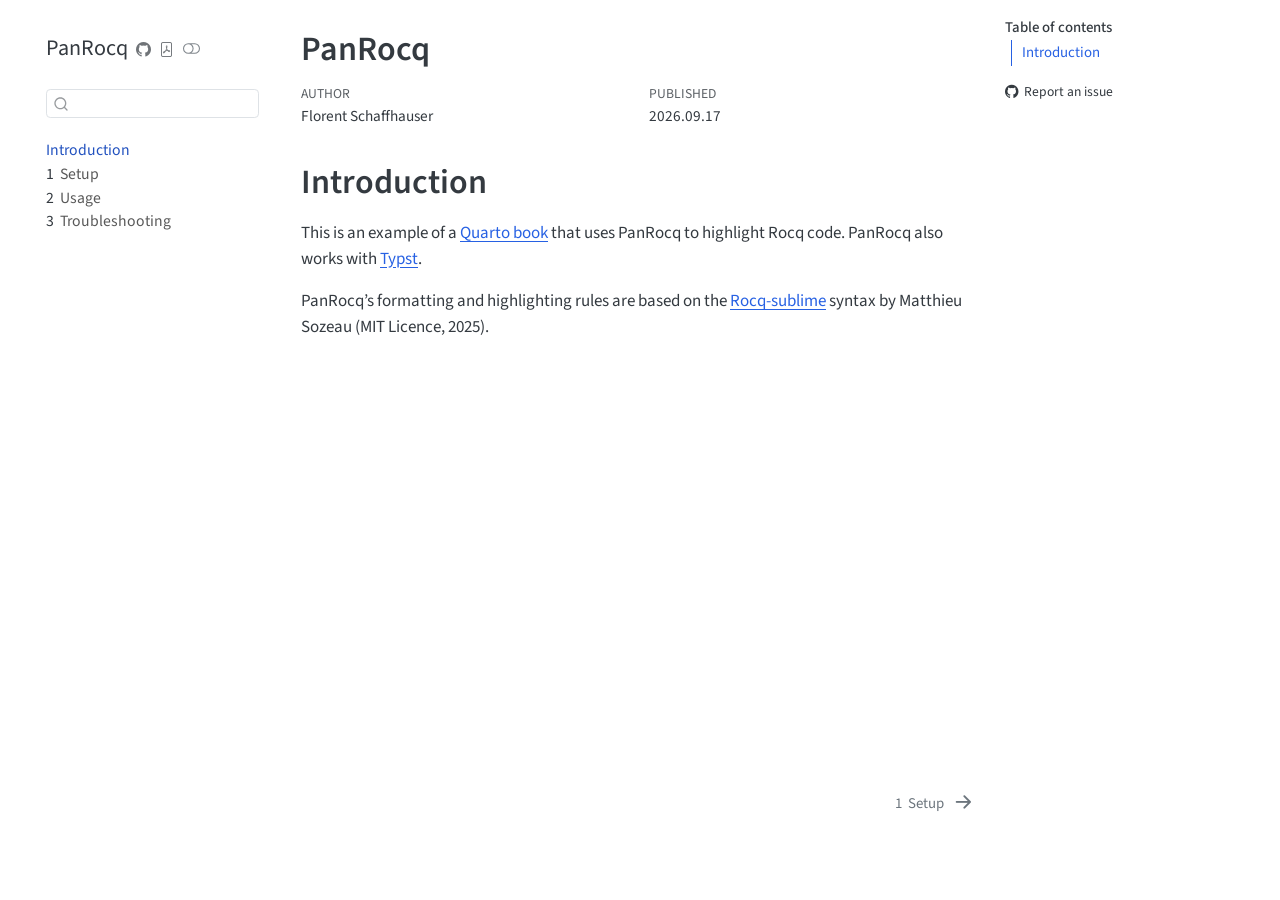
<file: index.html>
<!DOCTYPE html>
<html xmlns="http://www.w3.org/1999/xhtml" lang="en" xml:lang="en"><head>

<meta charset="utf-8">
<meta name="generator" content="quarto-1.10.18">

<meta name="viewport" content="width=device-width, initial-scale=1.0, user-scalable=yes">

<meta name="author" content="Florent Schaffhauser">

<title>PanRocq</title>
<style>
/* Default styles provided by pandoc.
** See https://pandoc.org/MANUAL.html#variables-for-html for config info.
*/
span.smallcaps{font-variant: small-caps;}
div.columns{display: flex; gap: 1.5em;}
div.column{flex: auto;}
@media screen {
div.columns{gap: min(4vw, 1.5em);}
div.column{overflow-x: auto;}
}
div.hanging-indent{margin-left: 1.5em; text-indent: -1.5em;}
ul.task-list{list-style: none;}
ul.task-list li input[type="checkbox"] {
  width: 0.8em;
  margin: 0 0.8em 0.2em -1em; /* quarto-specific, see https://github.com/quarto-dev/quarto-cli/issues/4556 */ 
  vertical-align: middle;
}
</style>


<script src="site_libs/quarto-nav/quarto-nav.js"></script>
<script src="site_libs/quarto-nav/headroom.min.js"></script>
<script src="site_libs/clipboard/clipboard.min.js"></script>
<script src="site_libs/quarto-search/autocomplete.umd.js"></script>
<script src="site_libs/quarto-search/fuse.min.js"></script>
<script src="site_libs/quarto-search/quarto-search.js"></script>
<meta name="quarto:offset" content="./">
<link href="./PanRocq.html" rel="next">
<link href="./logo.jpg" rel="icon" type="image/jpeg">
<script src="site_libs/quarto-html/quarto.js" type="module"></script>
<script src="site_libs/quarto-html/tabsets/tabsets.js" type="module"></script>
<script src="site_libs/quarto-html/popper.min.js"></script>
<script src="site_libs/quarto-html/tippy.umd.min.js"></script>
<script src="site_libs/quarto-html/anchor.min.js"></script>
<link href="site_libs/quarto-html/tippy.css" rel="stylesheet">
<link href="site_libs/quarto-html/quarto-syntax-highlighting-c398595ab8bb5dc4d2bf7c189315a0af.css" rel="stylesheet" class="quarto-color-scheme" id="quarto-text-highlighting-styles">
<link href="site_libs/quarto-html/quarto-syntax-highlighting-dark-b72877b9c956fca5e5f24631909524c2.css" rel="stylesheet" class="quarto-color-scheme quarto-color-alternate" id="quarto-text-highlighting-styles">
<link href="site_libs/quarto-html/quarto-syntax-highlighting-c398595ab8bb5dc4d2bf7c189315a0af.css" rel="stylesheet" class="quarto-color-scheme-extra" id="quarto-text-highlighting-styles">
<script src="site_libs/bootstrap/bootstrap.min.js"></script>
<link href="site_libs/bootstrap/bootstrap-icons.css" rel="stylesheet">
<link href="site_libs/bootstrap/bootstrap-5c250cb56527263a9a43d43a5df67497.min.css" rel="stylesheet" append-hash="true" class="quarto-color-scheme" id="quarto-bootstrap" data-mode="light">
<link href="site_libs/bootstrap/bootstrap-dark-c3ec3f4b6a3f684f6a747fe6580f7da5.min.css" rel="stylesheet" append-hash="true" class="quarto-color-scheme quarto-color-alternate" id="quarto-bootstrap" data-mode="dark">
<link href="site_libs/bootstrap/bootstrap-5c250cb56527263a9a43d43a5df67497.min.css" rel="stylesheet" append-hash="true" class="quarto-color-scheme-extra" id="quarto-bootstrap" data-mode="light">
<script id="quarto-search-options" type="application/json">{
  "location": "sidebar",
  "copy-button": false,
  "collapse-after": 3,
  "panel-placement": "start",
  "type": "textbox",
  "limit": 50,
  "keyboard-shortcut": [
    "f",
    "/",
    "s"
  ],
  "show-item-context": false,
  "language": {
    "search-no-results-text": "No results",
    "search-matching-documents-text": "matching documents",
    "search-copy-link-title": "Copy link to search",
    "search-hide-matches-text": "Hide additional matches",
    "search-more-match-text": "more match in this document",
    "search-more-matches-text": "more matches in this document",
    "search-clear-button-title": "Clear",
    "search-text-placeholder": "",
    "search-detached-cancel-button-title": "Cancel",
    "search-submit-button-title": "Submit",
    "search-label": "Search"
  }
}</script>


<link rel="stylesheet" href="styles.css">
</head>

<body class="nav-sidebar floating quarto-light"><script id="quarto-html-before-body" type="application/javascript">
    const toggleBodyColorMode = (bsSheetEl) => {
      const mode = bsSheetEl.getAttribute("data-mode");
      const bodyEl = window.document.querySelector("body");
      if (mode === "dark") {
        bodyEl.classList.add("quarto-dark");
        bodyEl.classList.remove("quarto-light");
      } else {
        bodyEl.classList.add("quarto-light");
        bodyEl.classList.remove("quarto-dark");
      }
    }
    const toggleBodyColorPrimary = () => {
      const bsSheetEl = window.document.querySelector("link#quarto-bootstrap:not([rel=disabled-stylesheet])");
      if (bsSheetEl) {
        toggleBodyColorMode(bsSheetEl);
      }
    }
    const setColorSchemeToggle = (alternate) => {
      const toggles = window.document.querySelectorAll('.quarto-color-scheme-toggle');
      for (let i=0; i < toggles.length; i++) {
        const toggle = toggles[i];
        if (toggle) {
          if (alternate) {
            toggle.classList.add("alternate");
          } else {
            toggle.classList.remove("alternate");
          }
        }
      }
    };
    const toggleColorMode = (alternate) => {
      // Switch the stylesheets
      const primaryStylesheets = window.document.querySelectorAll('link.quarto-color-scheme:not(.quarto-color-alternate)');
      const alternateStylesheets = window.document.querySelectorAll('link.quarto-color-scheme.quarto-color-alternate');
      manageTransitions('#quarto-margin-sidebar .nav-link', false);
      if (alternate) {
        // note: dark is layered on light, we don't disable primary!
        enableStylesheet(alternateStylesheets);
        for (const sheetNode of alternateStylesheets) {
          if (sheetNode.id === "quarto-bootstrap") {
            toggleBodyColorMode(sheetNode);
          }
        }
      } else {
        disableStylesheet(alternateStylesheets);
        enableStylesheet(primaryStylesheets)
        toggleBodyColorPrimary();
      }
      manageTransitions('#quarto-margin-sidebar .nav-link', true);
      // Switch the toggles
      setColorSchemeToggle(alternate)
      // Hack to workaround the fact that safari doesn't
      // properly recolor the scrollbar when toggling (#1455)
      if (navigator.userAgent.indexOf('Safari') > 0 && navigator.userAgent.indexOf('Chrome') == -1) {
        manageTransitions("body", false);
        window.scrollTo(0, 1);
        setTimeout(() => {
          window.scrollTo(0, 0);
          manageTransitions("body", true);
        }, 40);
      }
    }
    const disableStylesheet = (stylesheets) => {
      for (let i=0; i < stylesheets.length; i++) {
        const stylesheet = stylesheets[i];
        stylesheet.rel = 'disabled-stylesheet';
      }
    }
    const enableStylesheet = (stylesheets) => {
      for (let i=0; i < stylesheets.length; i++) {
        const stylesheet = stylesheets[i];
        if(stylesheet.rel !== 'stylesheet') { // for Chrome, which will still FOUC without this check
          stylesheet.rel = 'stylesheet';
        }
      }
    }
    const manageTransitions = (selector, allowTransitions) => {
      const els = window.document.querySelectorAll(selector);
      for (let i=0; i < els.length; i++) {
        const el = els[i];
        if (allowTransitions) {
          el.classList.remove('notransition');
        } else {
          el.classList.add('notransition');
        }
      }
    }
    const isFileUrl = () => {
      return window.location.protocol === 'file:';
    }
    const hasAlternateSentinel = () => {
      let styleSentinel = getColorSchemeSentinel();
      if (styleSentinel !== null) {
        return styleSentinel === "alternate";
      } else {
        return false;
      }
    }
    const setStyleSentinel = (alternate) => {
      const value = alternate ? "alternate" : "default";
      if (!isFileUrl()) {
        window.localStorage.setItem("quarto-color-scheme", value);
      } else {
        localAlternateSentinel = value;
      }
    }
    const getColorSchemeSentinel = () => {
      if (!isFileUrl()) {
        const storageValue = window.localStorage.getItem("quarto-color-scheme");
        return storageValue != null ? storageValue : localAlternateSentinel;
      } else {
        return localAlternateSentinel;
      }
    }
    const toggleGiscusIfUsed = (isAlternate, darkModeDefault) => {
      const baseTheme = document.querySelector('#giscus-base-theme')?.value ?? 'light';
      const alternateTheme = document.querySelector('#giscus-alt-theme')?.value ?? 'dark';
      let newTheme = '';
      if(authorPrefersDark) {
        newTheme = isAlternate ? baseTheme : alternateTheme;
      } else {
        newTheme = isAlternate ? alternateTheme : baseTheme;
      }
      const changeGiscusTheme = () => {
        // From: https://github.com/giscus/giscus/issues/336
        const sendMessage = (message) => {
          const iframe = document.querySelector('iframe.giscus-frame');
          if (!iframe) return;
          iframe.contentWindow.postMessage({ giscus: message }, 'https://giscus.app');
        }
        sendMessage({
          setConfig: {
            theme: newTheme
          }
        });
      }
      const isGiscussLoaded = window.document.querySelector('iframe.giscus-frame') !== null;
      if (isGiscussLoaded) {
        changeGiscusTheme();
      }
    };
    const authorPrefersDark = false;
    const darkModeDefault = authorPrefersDark;
      document.querySelector('link#quarto-text-highlighting-styles.quarto-color-scheme-extra').rel = 'disabled-stylesheet';
      document.querySelector('link#quarto-bootstrap.quarto-color-scheme-extra').rel = 'disabled-stylesheet';
    let localAlternateSentinel = darkModeDefault ? 'alternate' : 'default';
    // Dark / light mode switch
    window.quartoToggleColorScheme = () => {
      // Read the current dark / light value
      let toAlternate = !hasAlternateSentinel();
      toggleColorMode(toAlternate);
      setStyleSentinel(toAlternate);
      toggleGiscusIfUsed(toAlternate, darkModeDefault);
      window.dispatchEvent(new Event('resize'));
    };
    // Switch to dark mode if need be
    if (hasAlternateSentinel()) {
      toggleColorMode(true);
    } else {
      toggleColorMode(false);
    }
  </script>

<div id="quarto-search-results"></div>
  <header id="quarto-header" class="headroom fixed-top">
  <nav class="quarto-secondary-nav">
    <div class="container-fluid d-flex">
      <button type="button" class="quarto-btn-toggle btn" data-bs-toggle="collapse" role="button" data-bs-target=".quarto-sidebar-collapse-item" aria-controls="quarto-sidebar" aria-expanded="false" aria-label="Toggle sidebar navigation" onclick="if (window.quartoToggleHeadroom) { window.quartoToggleHeadroom(); }">
        <i class="bi bi-layout-text-sidebar-reverse"></i>
      </button>
        <nav class="quarto-page-breadcrumbs" aria-label="breadcrumb"><ol class="breadcrumb"><li class="breadcrumb-item"><a href="./index.html">Introduction</a></li></ol></nav>
        <a class="flex-grow-1" role="navigation" data-bs-toggle="collapse" data-bs-target=".quarto-sidebar-collapse-item" aria-controls="quarto-sidebar" aria-expanded="false" aria-label="Toggle sidebar navigation" onclick="if (window.quartoToggleHeadroom) { window.quartoToggleHeadroom(); }">      
        </a>
      <button type="button" class="btn quarto-search-button" aria-label="Search" onclick="window.quartoOpenSearch();">
        <i class="bi bi-search"></i>
      </button>
    </div>
  </nav>
</header>
<!-- content -->
<div id="quarto-content" class="quarto-container page-columns page-rows-contents page-layout-article">
<!-- sidebar -->
  <nav id="quarto-sidebar" class="sidebar collapse collapse-horizontal quarto-sidebar-collapse-item sidebar-navigation floating overflow-auto">
    <div class="pt-lg-2 mt-2 text-left sidebar-header">
    <div class="sidebar-title mb-0 py-0">
      <a href="./">PanRocq</a> 
        <div class="sidebar-tools-main tools-wide">
    <a href="https://github.com/matematiflo/PanRocq" title="Source Code" class="quarto-navigation-tool px-1" aria-label="Source Code"><i class="bi bi-github"></i></a>
    <a href="./PanRocq.pdf" title="Download PDF" class="quarto-navigation-tool px-1" aria-label="Download PDF"><i class="bi bi-file-pdf"></i></a>
  <a href="" class="quarto-color-scheme-toggle quarto-navigation-tool  px-1" onclick="window.quartoToggleColorScheme(); return false;" title="Toggle dark mode"><i class="bi"></i></a>
</div>
    </div>
      </div>
        <div class="mt-2 flex-shrink-0 align-items-center">
        <div class="sidebar-search">
        <div id="quarto-search" class="" title="Search"></div>
        </div>
        </div>
    <div class="sidebar-menu-container"> 
    <ul class="list-unstyled mt-1">
        <li class="sidebar-item">
  <div class="sidebar-item-container"> 
  <a href="./index.html" class="sidebar-item-text sidebar-link active">
 <span class="menu-text">Introduction</span></a>
  </div>
</li>
        <li class="sidebar-item">
  <div class="sidebar-item-container"> 
  <a href="./PanRocq.html" class="sidebar-item-text sidebar-link">
 <span class="menu-text"><span class="chapter-number">1</span>&nbsp; <span class="chapter-title">Setup</span></span></a>
  </div>
</li>
        <li class="sidebar-item">
  <div class="sidebar-item-container"> 
  <a href="./Usage.html" class="sidebar-item-text sidebar-link">
 <span class="menu-text"><span class="chapter-number">2</span>&nbsp; <span class="chapter-title">Usage</span></span></a>
  </div>
</li>
        <li class="sidebar-item">
  <div class="sidebar-item-container"> 
  <a href="./Troubleshooting.html" class="sidebar-item-text sidebar-link">
 <span class="menu-text"><span class="chapter-number">3</span>&nbsp; <span class="chapter-title">Troubleshooting</span></span></a>
  </div>
</li>
    </ul>
    </div>
</nav>
<div id="quarto-sidebar-glass" class="quarto-sidebar-collapse-item" data-bs-toggle="collapse" data-bs-target=".quarto-sidebar-collapse-item"></div>
<!-- margin-sidebar -->
    <div id="quarto-margin-sidebar" class="sidebar margin-sidebar">
        <nav id="TOC" role="doc-toc" class="toc-active">
    <h2 id="toc-title">Table of contents</h2>
   
  <ul>
  <li><a href="#introduction" id="toc-introduction" class="nav-link active" data-scroll-target="#introduction">Introduction</a></li>
  </ul>
<div class="toc-actions"><ul><li><a href="https://github.com/matematiflo/PanRocq/issues/new" class="toc-action"><i class="bi bi-github"></i>Report an issue</a></li></ul></div></nav>
    </div>
<!-- main -->
<main class="content" id="quarto-document-content">


<header id="title-block-header" class="quarto-title-block default">
<div class="quarto-title">
<h1 class="title">PanRocq</h1>
</div>



<div class="quarto-title-meta">

    <div>
    <div class="quarto-title-meta-heading">Author</div>
    <div class="quarto-title-meta-contents">
             <p>Florent Schaffhauser </p>
          </div>
  </div>
    
    <div>
    <div class="quarto-title-meta-heading">Published</div>
    <div class="quarto-title-meta-contents">
      <p class="date">2026.09.17</p>
    </div>
  </div>
  
    
  </div>
  


</header>


<section id="introduction" class="level1 unnumbered">
<h1 class="unnumbered">Introduction</h1>
<p>This is an example of a <a href="https://quarto.org/docs/books">Quarto book</a> that uses PanRocq to highlight Rocq code. PanRocq also works with <a href="https://typst.app/#start">Typst</a>.</p>
<p>PanRocq’s formatting and highlighting rules are based on the <a href="https://github.com/mattam82/rocq-sublime">Rocq-sublime</a> syntax by Matthieu Sozeau (MIT Licence, 2025).</p>


</section>

</main> <!-- /main -->
<script id="quarto-html-after-body" type="application/javascript">
  window.document.addEventListener("DOMContentLoaded", function (event) {
    // Ensure there is a toggle, if there isn't float one in the top right
    if (window.document.querySelector('.quarto-color-scheme-toggle') === null) {
      const a = window.document.createElement('a');
      a.classList.add('top-right');
      a.classList.add('quarto-color-scheme-toggle');
      a.href = "";
      a.onclick = function() { try { window.quartoToggleColorScheme(); } catch {} return false; };
      const i = window.document.createElement("i");
      i.classList.add('bi');
      a.appendChild(i);
      window.document.body.appendChild(a);
    }
    setColorSchemeToggle(hasAlternateSentinel())
    const icon = "";
    const anchorJS = new window.AnchorJS();
    anchorJS.options = {
      placement: 'right',
      icon: icon
    };
    anchorJS.add('.anchored');
    const isCodeAnnotation = (el) => {
      for (const clz of el.classList) {
        if (clz.startsWith('code-annotation-')) {                     
          return true;
        }
      }
      return false;
    }
    const onCopySuccess = function(e) {
      // button target
      const button = e.trigger;
      // don't keep focus
      button.blur();
      // flash "checked"
      button.classList.add('code-copy-button-checked');
      var currentTitle = button.getAttribute("title");
      button.setAttribute("title", "Copied!");
      let tooltip;
      if (window.bootstrap) {
        button.setAttribute("data-bs-toggle", "tooltip");
        button.setAttribute("data-bs-placement", "left");
        button.setAttribute("data-bs-title", "Copied!");
        tooltip = new bootstrap.Tooltip(button, 
          { trigger: "manual", 
            customClass: "code-copy-button-tooltip",
            offset: [0, -8]});
        tooltip.show();    
      }
      setTimeout(function() {
        if (tooltip) {
          tooltip.hide();
          button.removeAttribute("data-bs-title");
          button.removeAttribute("data-bs-toggle");
          button.removeAttribute("data-bs-placement");
        }
        button.setAttribute("title", currentTitle);
        button.classList.remove('code-copy-button-checked');
      }, 1000);
      // clear code selection
      e.clearSelection();
    }
    const getTextToCopy = function(trigger) {
      const outerScaffold = trigger.parentElement.cloneNode(true);
      const codeEl = outerScaffold.querySelector('code');
      for (const childEl of codeEl.children) {
        if (isCodeAnnotation(childEl)) {
          childEl.remove();
        }
      }
      return codeEl.innerText;
    }
    const clipboard = new window.ClipboardJS('.code-copy-button:not([data-in-quarto-modal])', {
      text: getTextToCopy
    });
    clipboard.on('success', onCopySuccess);
    if (window.document.getElementById('quarto-embedded-source-code-modal')) {
      const clipboardModal = new window.ClipboardJS('.code-copy-button[data-in-quarto-modal]', {
        text: getTextToCopy,
        container: window.document.getElementById('quarto-embedded-source-code-modal')
      });
      clipboardModal.on('success', onCopySuccess);
    }
      var localhostRegex = new RegExp(/^(?:http|https):\/\/localhost\:?[0-9]*\//);
      var mailtoRegex = new RegExp(/^mailto:/);
        var filterRegex = new RegExp("https:\/\/matematiflo\.github\.io\/PanRocq");
      var isInternal = (href) => {
          return filterRegex.test(href) || localhostRegex.test(href) || mailtoRegex.test(href);
      }
      // Inspect non-navigation links and adorn them if external
     var links = window.document.querySelectorAll('a[href]:not(.nav-link):not(.navbar-brand):not(.toc-action):not(.sidebar-link):not(.sidebar-item-toggle):not(.pagination-link):not(.no-external):not([aria-hidden]):not(.dropdown-item):not(.quarto-navigation-tool):not(.about-link)');
      for (var i=0; i<links.length; i++) {
        const link = links[i];
        if (!isInternal(link.href)) {
          // undo the damage that might have been done by quarto-nav.js in the case of
          // links that we want to consider external
          if (link.dataset.originalHref !== undefined) {
            link.href = link.dataset.originalHref;
          }
        }
      }
    function tippyHover(el, contentFn, onTriggerFn, onUntriggerFn) {
      const config = {
        allowHTML: true,
        maxWidth: 500,
        delay: 100,
        arrow: false,
        appendTo: function(el) {
            return el.parentElement;
        },
        interactive: true,
        interactiveBorder: 10,
        theme: 'quarto',
        placement: 'bottom-start',
      };
      if (contentFn) {
        config.content = contentFn;
      }
      if (onTriggerFn) {
        config.onTrigger = onTriggerFn;
      }
      if (onUntriggerFn) {
        config.onUntrigger = onUntriggerFn;
      }
      window.tippy(el, config); 
    }
    const noterefs = window.document.querySelectorAll('a[role="doc-noteref"]');
    for (var i=0; i<noterefs.length; i++) {
      const ref = noterefs[i];
      tippyHover(ref, function() {
        // use id or data attribute instead here
        let href = ref.getAttribute('data-footnote-href') || ref.getAttribute('href');
        try { href = new URL(href).hash; } catch {}
        const id = href.replace(/^#\/?/, "");
        const note = window.document.getElementById(id);
        if (note) {
          return note.innerHTML;
        } else {
          return "";
        }
      });
    }
    const xrefs = window.document.querySelectorAll('a.quarto-xref');
    const processXRef = (id, note) => {
      // Strip column container classes
      const stripColumnClz = (el) => {
        el.classList.remove("page-full", "page-columns");
        if (el.children) {
          for (const child of el.children) {
            stripColumnClz(child);
          }
        }
      }
      stripColumnClz(note)
      if (id === null || id.startsWith('sec-')) {
        // Special case sections, only their first couple elements
        const container = document.createElement("div");
        if (note.children && note.children.length > 2) {
          container.appendChild(note.children[0].cloneNode(true));
          for (let i = 1; i < note.children.length; i++) {
            const child = note.children[i];
            if (child.tagName === "P" && child.innerText === "") {
              continue;
            } else {
              container.appendChild(child.cloneNode(true));
              break;
            }
          }
          if (window.Quarto?.typesetMath) {
            window.Quarto.typesetMath(container);
          }
          return container.innerHTML
        } else {
          if (window.Quarto?.typesetMath) {
            window.Quarto.typesetMath(note);
          }
          return note.innerHTML;
        }
      } else {
        // Remove any anchor links if they are present
        const anchorLink = note.querySelector('a.anchorjs-link');
        if (anchorLink) {
          anchorLink.remove();
        }
        if (window.Quarto?.typesetMath) {
          window.Quarto.typesetMath(note);
        }
        if (note.classList.contains("callout")) {
          return note.outerHTML;
        } else {
          return note.innerHTML;
        }
      }
    }
    for (var i=0; i<xrefs.length; i++) {
      const xref = xrefs[i];
      tippyHover(xref, undefined, function(instance) {
        instance.disable();
        let url = xref.getAttribute('href');
        let hash = undefined; 
        if (url.startsWith('#')) {
          hash = url;
        } else {
          try { hash = new URL(url).hash; } catch {}
        }
        if (hash) {
          const id = hash.replace(/^#\/?/, "");
          const note = window.document.getElementById(id);
          if (note !== null) {
            try {
              const html = processXRef(id, note.cloneNode(true));
              instance.setContent(html);
            } finally {
              instance.enable();
              instance.show();
            }
          } else {
            // See if we can fetch this
            fetch(url.split('#')[0])
            .then(res => res.text())
            .then(html => {
              const parser = new DOMParser();
              const htmlDoc = parser.parseFromString(html, "text/html");
              const note = htmlDoc.getElementById(id);
              if (note !== null) {
                const html = processXRef(id, note);
                instance.setContent(html);
              } 
            }).finally(() => {
              instance.enable();
              instance.show();
            });
          }
        } else {
          // See if we can fetch a full url (with no hash to target)
          // This is a special case and we should probably do some content thinning / targeting
          fetch(url)
          .then(res => res.text())
          .then(html => {
            const parser = new DOMParser();
            const htmlDoc = parser.parseFromString(html, "text/html");
            const note = htmlDoc.querySelector('main.content');
            if (note !== null) {
              // This should only happen for chapter cross references
              // (since there is no id in the URL)
              // remove the first header
              if (note.children.length > 0 && note.children[0].tagName === "HEADER") {
                note.children[0].remove();
              }
              const html = processXRef(null, note);
              instance.setContent(html);
            } 
          }).finally(() => {
            instance.enable();
            instance.show();
          });
        }
      }, function(instance) {
      });
    }
        let selectedAnnoteEl;
        const selectorForAnnotation = ( cell, annotation) => {
          let cellAttr = 'data-code-cell="' + cell + '"';
          let lineAttr = 'data-code-annotation="' +  annotation + '"';
          const selector = 'span[' + cellAttr + '][' + lineAttr + ']';
          return selector;
        }
        const selectCodeLines = (annoteEl) => {
          const doc = window.document;
          const targetCell = annoteEl.getAttribute("data-target-cell");
          const targetAnnotation = annoteEl.getAttribute("data-target-annotation");
          const annoteSpan = window.document.querySelector(selectorForAnnotation(targetCell, targetAnnotation));
          const lines = annoteSpan.getAttribute("data-code-lines").split(",");
          const lineIds = lines.map((line) => {
            return targetCell + "-" + line;
          })
          let top = null;
          let height = null;
          let parent = null;
          if (lineIds.length > 0) {
              //compute the position of the single el (top and bottom and make a div)
              const el = window.document.getElementById(lineIds[0]);
              top = el.offsetTop;
              height = el.offsetHeight;
              parent = el.parentElement.parentElement;
            if (lineIds.length > 1) {
              const lastEl = window.document.getElementById(lineIds[lineIds.length - 1]);
              const bottom = lastEl.offsetTop + lastEl.offsetHeight;
              height = bottom - top;
            }
            if (top !== null && height !== null && parent !== null) {
              // cook up a div (if necessary) and position it 
              let div = window.document.getElementById("code-annotation-line-highlight");
              if (div === null) {
                div = window.document.createElement("div");
                div.setAttribute("id", "code-annotation-line-highlight");
                div.style.position = 'absolute';
                parent.appendChild(div);
              }
              div.style.top = top - 2 + "px";
              div.style.height = height + 4 + "px";
              div.style.left = 0;
              let gutterDiv = window.document.getElementById("code-annotation-line-highlight-gutter");
              if (gutterDiv === null) {
                gutterDiv = window.document.createElement("div");
                gutterDiv.setAttribute("id", "code-annotation-line-highlight-gutter");
                gutterDiv.style.position = 'absolute';
                const codeCell = window.document.getElementById(targetCell);
                const gutter = codeCell.querySelector('.code-annotation-gutter');
                gutter.appendChild(gutterDiv);
              }
              gutterDiv.style.top = top - 2 + "px";
              gutterDiv.style.height = height + 4 + "px";
            }
            selectedAnnoteEl = annoteEl;
          }
        };
        const unselectCodeLines = () => {
          const elementsIds = ["code-annotation-line-highlight", "code-annotation-line-highlight-gutter"];
          elementsIds.forEach((elId) => {
            const div = window.document.getElementById(elId);
            if (div) {
              div.remove();
            }
          });
          selectedAnnoteEl = undefined;
        };
          // Handle positioning of the toggle
      window.addEventListener(
        "resize",
        throttle(() => {
          elRect = undefined;
          if (selectedAnnoteEl) {
            selectCodeLines(selectedAnnoteEl);
          }
        }, 10)
      );
      function throttle(fn, ms) {
      let throttle = false;
      let timer;
        return (...args) => {
          if(!throttle) { // first call gets through
              fn.apply(this, args);
              throttle = true;
          } else { // all the others get throttled
              if(timer) clearTimeout(timer); // cancel #2
              timer = setTimeout(() => {
                fn.apply(this, args);
                timer = throttle = false;
              }, ms);
          }
        };
      }
        // Attach click handler to the DT
        const annoteDls = window.document.querySelectorAll('dt[data-target-cell]');
        for (const annoteDlNode of annoteDls) {
          annoteDlNode.addEventListener('click', (event) => {
            const clickedEl = event.target;
            if (clickedEl !== selectedAnnoteEl) {
              unselectCodeLines();
              const activeEl = window.document.querySelector('dt[data-target-cell].code-annotation-active');
              if (activeEl) {
                activeEl.classList.remove('code-annotation-active');
              }
              selectCodeLines(clickedEl);
              clickedEl.classList.add('code-annotation-active');
            } else {
              // Unselect the line
              unselectCodeLines();
              clickedEl.classList.remove('code-annotation-active');
            }
          });
        }
    const findCites = (el) => {
      const parentEl = el.parentElement;
      if (parentEl) {
        const cites = parentEl.dataset.cites;
        if (cites) {
          return {
            el,
            cites: cites.split(' ')
          };
        } else {
          return findCites(el.parentElement)
        }
      } else {
        return undefined;
      }
    };
    var bibliorefs = window.document.querySelectorAll('a[role="doc-biblioref"]');
    for (var i=0; i<bibliorefs.length; i++) {
      const ref = bibliorefs[i];
      const citeInfo = findCites(ref);
      if (citeInfo) {
        tippyHover(citeInfo.el, function() {
          var popup = window.document.createElement('div');
          citeInfo.cites.forEach(function(cite) {
            var citeDiv = window.document.createElement('div');
            citeDiv.classList.add('hanging-indent');
            citeDiv.classList.add('csl-entry');
            var biblioDiv = window.document.getElementById('ref-' + cite);
            if (biblioDiv) {
              citeDiv.innerHTML = biblioDiv.innerHTML;
            }
            popup.appendChild(citeDiv);
          });
          return popup.innerHTML;
        });
      }
    }
  });
  </script>
<nav class="page-navigation">
  <div class="nav-page nav-page-previous">
  </div>
  <div class="nav-page nav-page-next">
      <a href="./PanRocq.html" class="pagination-link" aria-label="Setup">
        <span class="nav-page-text"><span class="chapter-number">1</span>&nbsp; <span class="chapter-title">Setup</span></span> <i class="bi bi-arrow-right-short"></i>
      </a>
  </div>
</nav>
</div> <!-- /content -->




<footer class="footer"><div class="nav-footer"><div class="nav-footer-center"><div class="toc-actions d-sm-block d-md-none"><ul><li><a href="https://github.com/matematiflo/PanRocq/issues/new" class="toc-action"><i class="bi bi-github"></i>Report an issue</a></li></ul></div></div></div></footer></body></html>
</file>
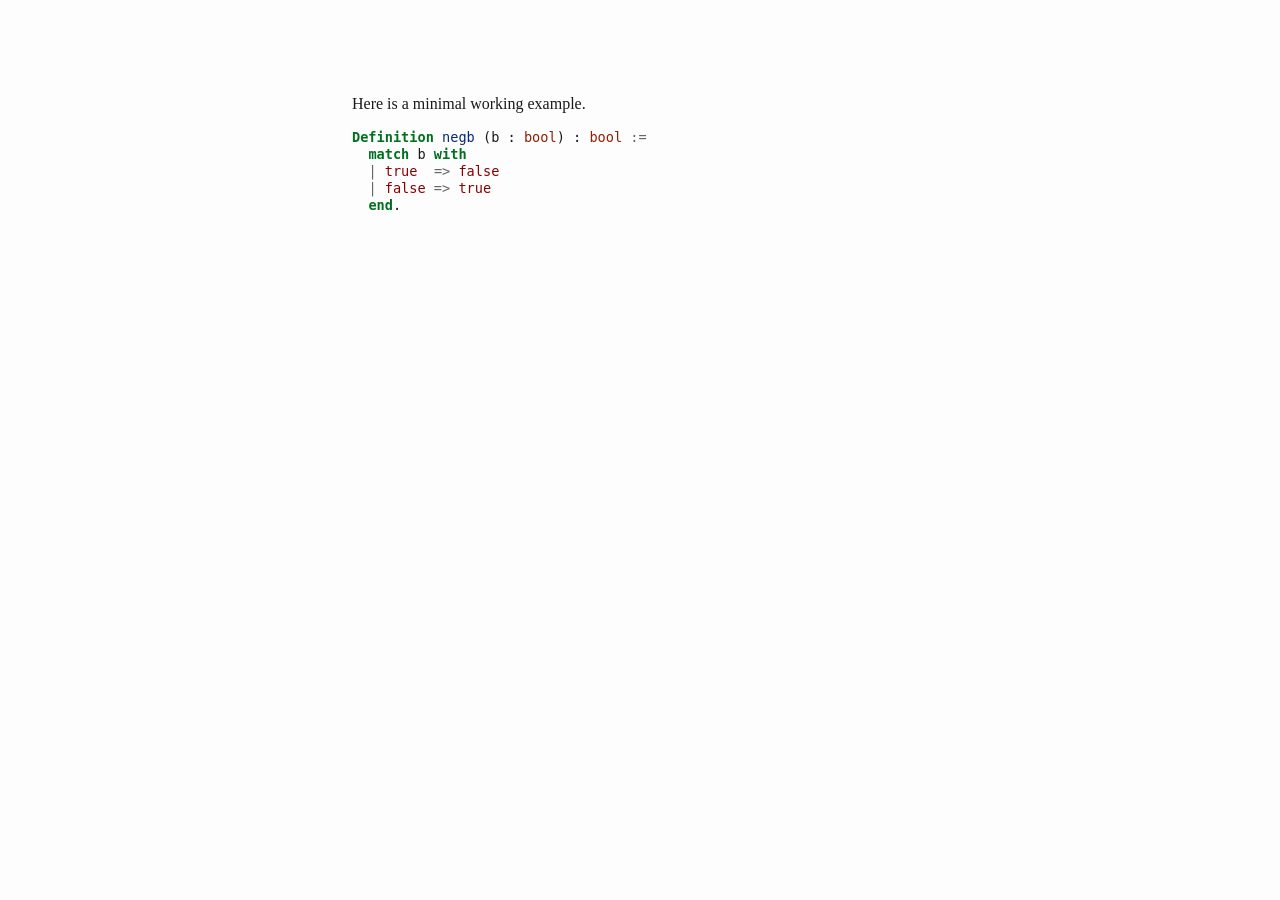
<file: Pandoc_MWE.html>
<!DOCTYPE html>
<html xmlns="http://www.w3.org/1999/xhtml">
<head>
  <meta charset="utf-8" />
  <meta name="generator" content="pandoc 3.11" />
  <meta name="viewport" content="width=device-width, initial-scale=1.0, user-scalable=yes" />
  <title>Pandoc_MWE</title>
  <style>
    /* Default styles provided by pandoc.
    ** See https://pandoc.org/MANUAL.html#variables-for-html for config info.
    */
    html {
      color: #1a1a1a;
      background-color: #fdfdfd;
    }
    body {
      margin: 0 auto;
      max-width: 36em;
      padding-left: 50px;
      padding-right: 50px;
      padding-top: 50px;
      padding-bottom: 50px;
      hyphens: auto;
      overflow-wrap: break-word;
      text-rendering: optimizeLegibility;
      font-kerning: normal;
    }
    @media (max-width: 600px) {
      body {
        font-size: 0.9em;
        padding: 12px;
      }
      h1 {
        font-size: 1.8em;
      }
    }
    @media print {
      html {
        background-color: white;
      }
      body {
        background-color: transparent;
        color: black;
      }
      p, h2, h3 {
        orphans: 3;
        widows: 3;
      }
      h2, h3, h4 {
        page-break-after: avoid;
      }
    }
    p {
      margin: 1em 0;
    }
    a {
      color: #1a1a1a;
    }
    a:visited {
      color: #1a1a1a;
    }
    img {
      max-width: 100%;
    }
    svg {
      height: auto;
      max-width: 100%;
    }
    h1, h2, h3, h4, h5, h6 {
      margin-top: 1.4em;
    }
    h5, h6 {
      font-size: 1em;
      font-style: italic;
    }
    h6 {
      font-weight: normal;
    }
    ol, ul {
      padding-left: 1.7em;
      margin-top: 1em;
    }
    li > ol, li > ul {
      margin-top: 0;
    }
    blockquote {
      margin: 1em 0 1em 1.7em;
      padding-left: 1em;
      border-left: 2px solid #e6e6e6;
      color: #606060;
    }
    code {
      white-space: pre-wrap;
      font-family: Menlo, Monaco, Consolas, 'Lucida Console', monospace;
      font-size: 85%;
      margin: 0;
      hyphens: manual;
    }
    pre {
      margin: 1em 0;
      overflow: auto;
    }
    pre code {
      padding: 0;
      overflow: visible;
      overflow-wrap: normal;
    }
    .sourceCode {
     background-color: transparent;
     overflow: visible;
    }
    hr {
      border: none;
      border-top: 1px solid #1a1a1a;
      height: 1px;
      margin: 1em 0;
    }
    table {
      margin: 1em 0;
      border-collapse: collapse;
      width: 100%;
      overflow-x: auto;
      display: block;
      font-variant-numeric: lining-nums tabular-nums;
    }
    table caption {
      margin-bottom: 0.75em;
    }
    tbody {
      margin-top: 0.5em;
      border-top: 1px solid #1a1a1a;
      border-bottom: 1px solid #1a1a1a;
    }
    th {
      border-top: 1px solid #1a1a1a;
      padding: 0.25em 0.5em 0.25em 0.5em;
    }
    td {
      padding: 0.125em 0.5em 0.25em 0.5em;
    }
    header {
      margin-bottom: 4em;
      text-align: center;
    }
    #TOC li {
      list-style: none;
    }
    #TOC ul {
      padding-left: 1.3em;
    }
    #TOC > ul {
      padding-left: 0;
    }
    #TOC a:not(:hover) {
      text-decoration: none;
    }
    span.smallcaps{font-variant: small-caps;}
    div.columns{display: flex; gap: 1.5em;}
    div.column{flex: auto;}
    @media screen {
    div.columns{gap: min(4vw, 1.5em);}
    div.column{overflow-x: auto;}
    }
    div.hanging-indent{margin-left: 1.5em; text-indent: -1.5em;}
    /* The extra [class] is a hack that increases specificity enough to
       override a similar rule in reveal.js */
    ul.task-list[class]{list-style: none;}
    ul.task-list li input[type="checkbox"] {
      font-size: inherit;
      width: 0.8em;
      margin: 0 0.8em 0.2em -1.6em;
      vertical-align: middle;
    }
    /* CSS for syntax highlighting */
    html { -webkit-text-size-adjust: 100%; }
    pre > code.sourceCode { white-space: pre; position: relative; }
    pre > code.sourceCode > span { display: inline-block; line-height: 1.25; }
    pre > code.sourceCode > span:empty { height: 1.2em; }
    .sourceCode { overflow: visible; }
    code.sourceCode > span { color: inherit; text-decoration: inherit; }
    div.sourceCode { margin: 1em 0; }
    pre.sourceCode { margin: 0; }
    @media screen {
    div.sourceCode { overflow: auto; }
    }
    @media print {
    pre > code.sourceCode { white-space: pre-wrap; }
    pre > code.sourceCode > span { text-indent: -5em; padding-left: 5em; }
    }
    pre.numberSource code
      { counter-reset: source-line 0; }
    pre.numberSource code > span
      { position: relative; left: -4em; counter-increment: source-line; }
    pre.numberSource code > span > a:first-child::before
      { content: counter(source-line);
        position: relative; left: -1em; text-align: right; vertical-align: baseline;
        border: none; display: inline-block;
        -webkit-touch-callout: none; -webkit-user-select: none;
        -khtml-user-select: none; -moz-user-select: none;
        -ms-user-select: none; user-select: none;
        padding: 0 4px; width: 4em;
        color: #aaaaaa;
      }
    pre.numberSource { margin-left: 3em; border-left: 1px solid #aaaaaa;  padding-left: 4px; }
    div.sourceCode
      {   }
    @media screen {
    pre > code.sourceCode > span > a:first-child::before { text-decoration: underline; }
    }
    code span.al { color: #ff0000; font-weight: bold; } /* Alert */
    code span.an { color: #60a0b0; font-weight: bold; font-style: italic; } /* Annotation */
    code span.at { color: #7d9029; } /* Attribute */
    code span.bn { color: #40a070; } /* BaseN */
    code span.bu { color: #008000; } /* BuiltIn */
    code span.cf { color: #007020; font-weight: bold; } /* ControlFlow */
    code span.ch { color: #4070a0; } /* Char */
    code span.cn { color: #880000; } /* Constant */
    code span.co { color: #60a0b0; font-style: italic; } /* Comment */
    code span.cv { color: #60a0b0; font-weight: bold; font-style: italic; } /* CommentVar */
    code span.do { color: #ba2121; font-style: italic; } /* Documentation */
    code span.dt { color: #902000; } /* DataType */
    code span.dv { color: #40a070; } /* DecVal */
    code span.er { color: #ff0000; font-weight: bold; } /* Error */
    code span.ex { } /* Extension */
    code span.fl { color: #40a070; } /* Float */
    code span.fu { color: #06287e; } /* Function */
    code span.im { color: #008000; font-weight: bold; } /* Import */
    code span.in { color: #60a0b0; font-weight: bold; font-style: italic; } /* Information */
    code span.kw { color: #007020; font-weight: bold; } /* Keyword */
    code span.op { color: #666666; } /* Operator */
    code span.ot { color: #007020; } /* Other */
    code span.pp { color: #bc7a00; } /* Preprocessor */
    code span.sc { color: #4070a0; } /* SpecialChar */
    code span.ss { color: #bb6688; } /* SpecialString */
    code span.st { color: #4070a0; } /* String */
    code span.va { color: #19177c; } /* Variable */
    code span.vs { color: #4070a0; } /* VerbatimString */
    code span.wa { color: #60a0b0; font-weight: bold; font-style: italic; } /* Warning */
  </style>
</head>
<body>
<h1 id="section"></h1>
<p>Here is a minimal working example.</p>
<div class="sourceCode" id="cb1"><pre
class="sourceCode rocq"><code class="sourceCode panrocq"><span id="cb1-1"><a href="#cb1-1" aria-hidden="true" tabindex="-1"></a><span class="kw">Definition</span> <span class="fu">negb</span> (b : <span class="dt">bool</span>) : <span class="dt">bool</span> <span class="op">:=</span></span>
<span id="cb1-2"><a href="#cb1-2" aria-hidden="true" tabindex="-1"></a>  <span class="cf">match</span> b <span class="cf">with</span></span>
<span id="cb1-3"><a href="#cb1-3" aria-hidden="true" tabindex="-1"></a>  <span class="op">|</span> <span class="cn">true</span>  <span class="op">=&gt;</span> <span class="cn">false</span></span>
<span id="cb1-4"><a href="#cb1-4" aria-hidden="true" tabindex="-1"></a>  <span class="op">|</span> <span class="cn">false</span> <span class="op">=&gt;</span> <span class="cn">true</span></span>
<span id="cb1-5"><a href="#cb1-5" aria-hidden="true" tabindex="-1"></a>  <span class="cf">end</span>.</span></code></pre></div>
</body>
</html>
</file>
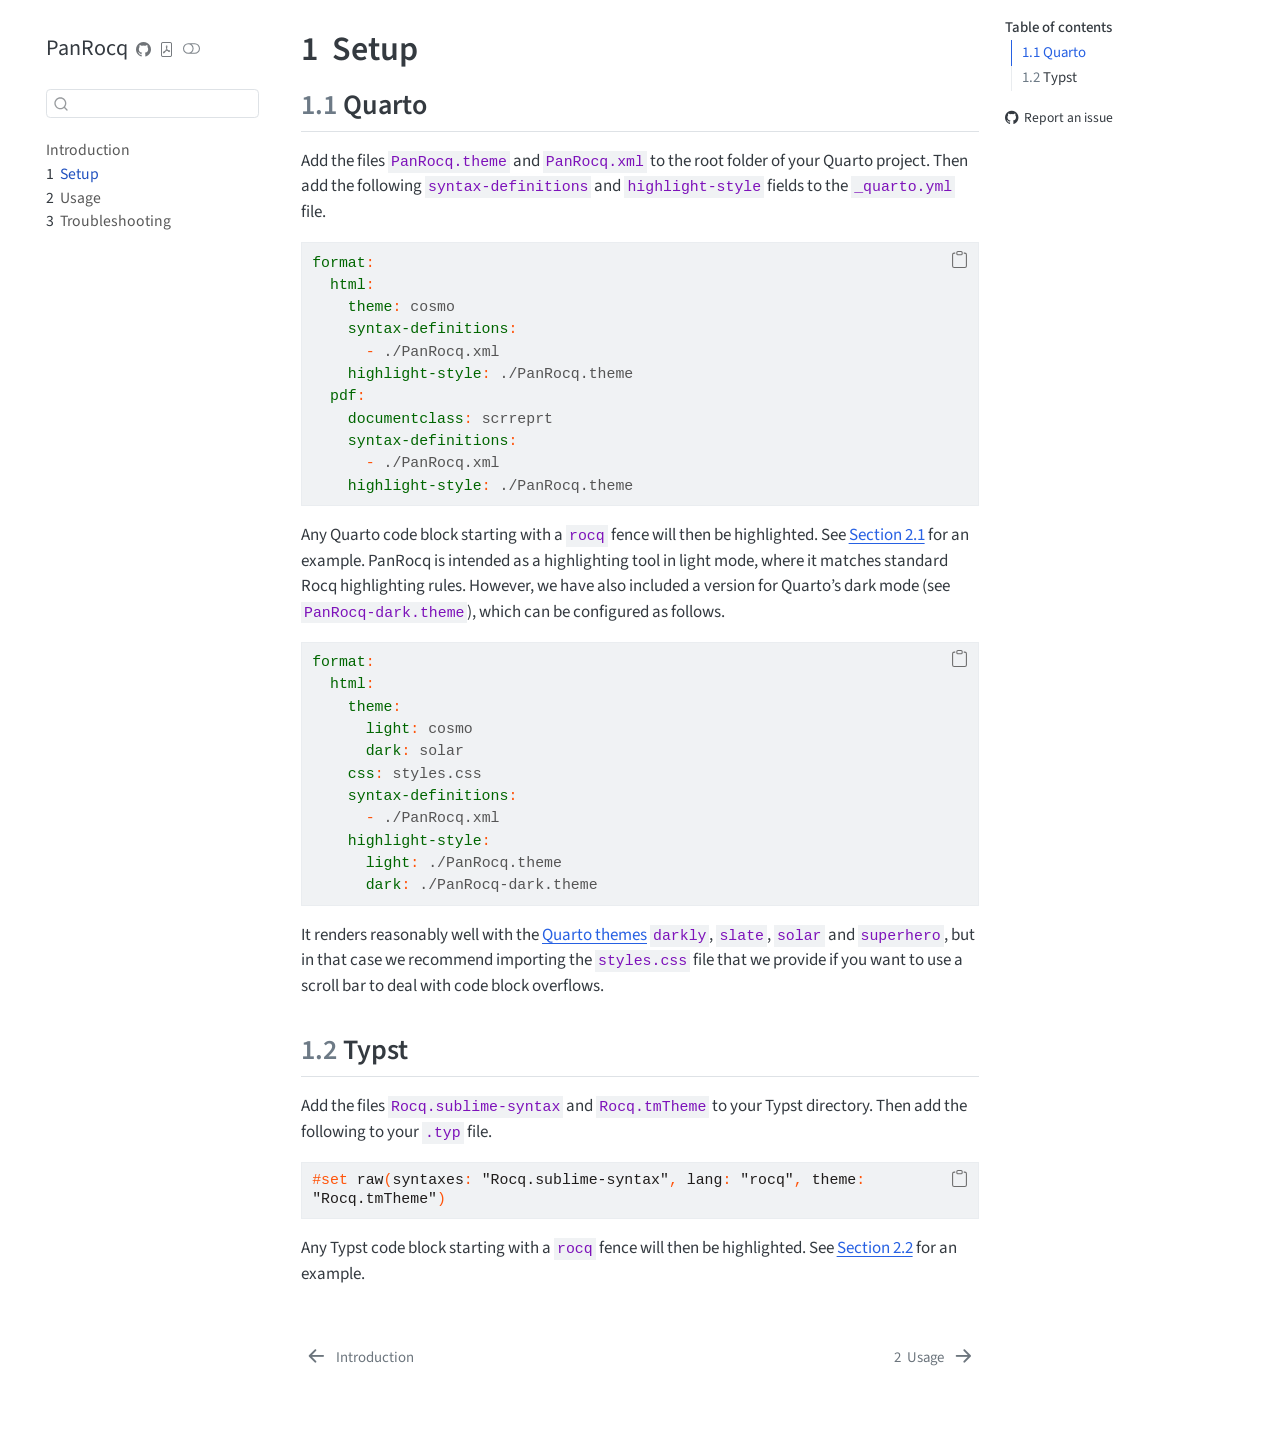
<file: PanRocq.html>
<!DOCTYPE html>
<html xmlns="http://www.w3.org/1999/xhtml" lang="en" xml:lang="en"><head>

<meta charset="utf-8">
<meta name="generator" content="quarto-1.10.18">

<meta name="viewport" content="width=device-width, initial-scale=1.0, user-scalable=yes">


<title>1&nbsp; Setup – PanRocq</title>
<style>
/* Default styles provided by pandoc.
** See https://pandoc.org/MANUAL.html#variables-for-html for config info.
*/
span.smallcaps{font-variant: small-caps;}
div.columns{display: flex; gap: 1.5em;}
div.column{flex: auto;}
@media screen {
div.columns{gap: min(4vw, 1.5em);}
div.column{overflow-x: auto;}
}
div.hanging-indent{margin-left: 1.5em; text-indent: -1.5em;}
ul.task-list{list-style: none;}
ul.task-list li input[type="checkbox"] {
  width: 0.8em;
  margin: 0 0.8em 0.2em -1em; /* quarto-specific, see https://github.com/quarto-dev/quarto-cli/issues/4556 */ 
  vertical-align: middle;
}
/* CSS for syntax highlighting */
html { -webkit-text-size-adjust: 100%; }
pre > code.sourceCode { white-space: pre; position: relative; }
pre > code.sourceCode > span { display: inline-block; line-height: 1.25; }
pre > code.sourceCode > span:empty { height: 1.2em; }
.sourceCode { overflow: visible; }
code.sourceCode > span { color: inherit; text-decoration: inherit; }
div.sourceCode { margin: 1em 0; }
pre.sourceCode { margin: 0; }
@media screen {
div.sourceCode { overflow: auto; }
}
@media print {
pre > code.sourceCode { white-space: pre-wrap; }
pre > code.sourceCode > span { text-indent: -5em; padding-left: 5em; }
}
pre.numberSource code
  { counter-reset: source-line 0; }
pre.numberSource code > span
  { position: relative; left: -4em; counter-increment: source-line; }
pre.numberSource code > span > a:first-child::before
  { content: counter(source-line);
    position: relative; left: -1em; text-align: right; vertical-align: baseline;
    border: none; display: inline-block;
    -webkit-touch-callout: none; -webkit-user-select: none;
    -khtml-user-select: none; -moz-user-select: none;
    -ms-user-select: none; user-select: none;
    padding: 0 4px; width: 4em;
  }
pre.numberSource { margin-left: 3em;  padding-left: 4px; }
div.sourceCode
  {   }
@media screen {
pre > code.sourceCode > span > a:first-child::before { text-decoration: underline; }
}
</style>


<script src="site_libs/quarto-nav/quarto-nav.js"></script>
<script src="site_libs/quarto-nav/headroom.min.js"></script>
<script src="site_libs/clipboard/clipboard.min.js"></script>
<script src="site_libs/quarto-search/autocomplete.umd.js"></script>
<script src="site_libs/quarto-search/fuse.min.js"></script>
<script src="site_libs/quarto-search/quarto-search.js"></script>
<meta name="quarto:offset" content="./">
<link href="./Usage.html" rel="next">
<link href="./index.html" rel="prev">
<link href="./logo.jpg" rel="icon" type="image/jpeg">
<script src="site_libs/quarto-html/quarto.js" type="module"></script>
<script src="site_libs/quarto-html/tabsets/tabsets.js" type="module"></script>
<script src="site_libs/quarto-html/popper.min.js"></script>
<script src="site_libs/quarto-html/tippy.umd.min.js"></script>
<script src="site_libs/quarto-html/anchor.min.js"></script>
<link href="site_libs/quarto-html/tippy.css" rel="stylesheet">
<link href="site_libs/quarto-html/quarto-syntax-highlighting-c398595ab8bb5dc4d2bf7c189315a0af.css" rel="stylesheet" class="quarto-color-scheme" id="quarto-text-highlighting-styles">
<link href="site_libs/quarto-html/quarto-syntax-highlighting-dark-b72877b9c956fca5e5f24631909524c2.css" rel="stylesheet" class="quarto-color-scheme quarto-color-alternate" id="quarto-text-highlighting-styles">
<link href="site_libs/quarto-html/quarto-syntax-highlighting-c398595ab8bb5dc4d2bf7c189315a0af.css" rel="stylesheet" class="quarto-color-scheme-extra" id="quarto-text-highlighting-styles">
<script src="site_libs/bootstrap/bootstrap.min.js"></script>
<link href="site_libs/bootstrap/bootstrap-icons.css" rel="stylesheet">
<link href="site_libs/bootstrap/bootstrap-5c250cb56527263a9a43d43a5df67497.min.css" rel="stylesheet" append-hash="true" class="quarto-color-scheme" id="quarto-bootstrap" data-mode="light">
<link href="site_libs/bootstrap/bootstrap-dark-c3ec3f4b6a3f684f6a747fe6580f7da5.min.css" rel="stylesheet" append-hash="true" class="quarto-color-scheme quarto-color-alternate" id="quarto-bootstrap" data-mode="dark">
<link href="site_libs/bootstrap/bootstrap-5c250cb56527263a9a43d43a5df67497.min.css" rel="stylesheet" append-hash="true" class="quarto-color-scheme-extra" id="quarto-bootstrap" data-mode="light">
<script id="quarto-search-options" type="application/json">{
  "location": "sidebar",
  "copy-button": false,
  "collapse-after": 3,
  "panel-placement": "start",
  "type": "textbox",
  "limit": 50,
  "keyboard-shortcut": [
    "f",
    "/",
    "s"
  ],
  "show-item-context": false,
  "language": {
    "search-no-results-text": "No results",
    "search-matching-documents-text": "matching documents",
    "search-copy-link-title": "Copy link to search",
    "search-hide-matches-text": "Hide additional matches",
    "search-more-match-text": "more match in this document",
    "search-more-matches-text": "more matches in this document",
    "search-clear-button-title": "Clear",
    "search-text-placeholder": "",
    "search-detached-cancel-button-title": "Cancel",
    "search-submit-button-title": "Submit",
    "search-label": "Search"
  }
}</script>


<link rel="stylesheet" href="styles.css">
</head>

<body class="nav-sidebar floating quarto-light"><script id="quarto-html-before-body" type="application/javascript">
    const toggleBodyColorMode = (bsSheetEl) => {
      const mode = bsSheetEl.getAttribute("data-mode");
      const bodyEl = window.document.querySelector("body");
      if (mode === "dark") {
        bodyEl.classList.add("quarto-dark");
        bodyEl.classList.remove("quarto-light");
      } else {
        bodyEl.classList.add("quarto-light");
        bodyEl.classList.remove("quarto-dark");
      }
    }
    const toggleBodyColorPrimary = () => {
      const bsSheetEl = window.document.querySelector("link#quarto-bootstrap:not([rel=disabled-stylesheet])");
      if (bsSheetEl) {
        toggleBodyColorMode(bsSheetEl);
      }
    }
    const setColorSchemeToggle = (alternate) => {
      const toggles = window.document.querySelectorAll('.quarto-color-scheme-toggle');
      for (let i=0; i < toggles.length; i++) {
        const toggle = toggles[i];
        if (toggle) {
          if (alternate) {
            toggle.classList.add("alternate");
          } else {
            toggle.classList.remove("alternate");
          }
        }
      }
    };
    const toggleColorMode = (alternate) => {
      // Switch the stylesheets
      const primaryStylesheets = window.document.querySelectorAll('link.quarto-color-scheme:not(.quarto-color-alternate)');
      const alternateStylesheets = window.document.querySelectorAll('link.quarto-color-scheme.quarto-color-alternate');
      manageTransitions('#quarto-margin-sidebar .nav-link', false);
      if (alternate) {
        // note: dark is layered on light, we don't disable primary!
        enableStylesheet(alternateStylesheets);
        for (const sheetNode of alternateStylesheets) {
          if (sheetNode.id === "quarto-bootstrap") {
            toggleBodyColorMode(sheetNode);
          }
        }
      } else {
        disableStylesheet(alternateStylesheets);
        enableStylesheet(primaryStylesheets)
        toggleBodyColorPrimary();
      }
      manageTransitions('#quarto-margin-sidebar .nav-link', true);
      // Switch the toggles
      setColorSchemeToggle(alternate)
      // Hack to workaround the fact that safari doesn't
      // properly recolor the scrollbar when toggling (#1455)
      if (navigator.userAgent.indexOf('Safari') > 0 && navigator.userAgent.indexOf('Chrome') == -1) {
        manageTransitions("body", false);
        window.scrollTo(0, 1);
        setTimeout(() => {
          window.scrollTo(0, 0);
          manageTransitions("body", true);
        }, 40);
      }
    }
    const disableStylesheet = (stylesheets) => {
      for (let i=0; i < stylesheets.length; i++) {
        const stylesheet = stylesheets[i];
        stylesheet.rel = 'disabled-stylesheet';
      }
    }
    const enableStylesheet = (stylesheets) => {
      for (let i=0; i < stylesheets.length; i++) {
        const stylesheet = stylesheets[i];
        if(stylesheet.rel !== 'stylesheet') { // for Chrome, which will still FOUC without this check
          stylesheet.rel = 'stylesheet';
        }
      }
    }
    const manageTransitions = (selector, allowTransitions) => {
      const els = window.document.querySelectorAll(selector);
      for (let i=0; i < els.length; i++) {
        const el = els[i];
        if (allowTransitions) {
          el.classList.remove('notransition');
        } else {
          el.classList.add('notransition');
        }
      }
    }
    const isFileUrl = () => {
      return window.location.protocol === 'file:';
    }
    const hasAlternateSentinel = () => {
      let styleSentinel = getColorSchemeSentinel();
      if (styleSentinel !== null) {
        return styleSentinel === "alternate";
      } else {
        return false;
      }
    }
    const setStyleSentinel = (alternate) => {
      const value = alternate ? "alternate" : "default";
      if (!isFileUrl()) {
        window.localStorage.setItem("quarto-color-scheme", value);
      } else {
        localAlternateSentinel = value;
      }
    }
    const getColorSchemeSentinel = () => {
      if (!isFileUrl()) {
        const storageValue = window.localStorage.getItem("quarto-color-scheme");
        return storageValue != null ? storageValue : localAlternateSentinel;
      } else {
        return localAlternateSentinel;
      }
    }
    const toggleGiscusIfUsed = (isAlternate, darkModeDefault) => {
      const baseTheme = document.querySelector('#giscus-base-theme')?.value ?? 'light';
      const alternateTheme = document.querySelector('#giscus-alt-theme')?.value ?? 'dark';
      let newTheme = '';
      if(authorPrefersDark) {
        newTheme = isAlternate ? baseTheme : alternateTheme;
      } else {
        newTheme = isAlternate ? alternateTheme : baseTheme;
      }
      const changeGiscusTheme = () => {
        // From: https://github.com/giscus/giscus/issues/336
        const sendMessage = (message) => {
          const iframe = document.querySelector('iframe.giscus-frame');
          if (!iframe) return;
          iframe.contentWindow.postMessage({ giscus: message }, 'https://giscus.app');
        }
        sendMessage({
          setConfig: {
            theme: newTheme
          }
        });
      }
      const isGiscussLoaded = window.document.querySelector('iframe.giscus-frame') !== null;
      if (isGiscussLoaded) {
        changeGiscusTheme();
      }
    };
    const authorPrefersDark = false;
    const darkModeDefault = authorPrefersDark;
      document.querySelector('link#quarto-text-highlighting-styles.quarto-color-scheme-extra').rel = 'disabled-stylesheet';
      document.querySelector('link#quarto-bootstrap.quarto-color-scheme-extra').rel = 'disabled-stylesheet';
    let localAlternateSentinel = darkModeDefault ? 'alternate' : 'default';
    // Dark / light mode switch
    window.quartoToggleColorScheme = () => {
      // Read the current dark / light value
      let toAlternate = !hasAlternateSentinel();
      toggleColorMode(toAlternate);
      setStyleSentinel(toAlternate);
      toggleGiscusIfUsed(toAlternate, darkModeDefault);
      window.dispatchEvent(new Event('resize'));
    };
    // Switch to dark mode if need be
    if (hasAlternateSentinel()) {
      toggleColorMode(true);
    } else {
      toggleColorMode(false);
    }
  </script>

<div id="quarto-search-results"></div>
  <header id="quarto-header" class="headroom fixed-top">
  <nav class="quarto-secondary-nav">
    <div class="container-fluid d-flex">
      <button type="button" class="quarto-btn-toggle btn" data-bs-toggle="collapse" role="button" data-bs-target=".quarto-sidebar-collapse-item" aria-controls="quarto-sidebar" aria-expanded="false" aria-label="Toggle sidebar navigation" onclick="if (window.quartoToggleHeadroom) { window.quartoToggleHeadroom(); }">
        <i class="bi bi-layout-text-sidebar-reverse"></i>
      </button>
        <nav class="quarto-page-breadcrumbs" aria-label="breadcrumb"><ol class="breadcrumb"><li class="breadcrumb-item"><a href="./PanRocq.html"><span class="chapter-number">1</span>&nbsp; <span class="chapter-title">Setup</span></a></li></ol></nav>
        <a class="flex-grow-1" role="navigation" data-bs-toggle="collapse" data-bs-target=".quarto-sidebar-collapse-item" aria-controls="quarto-sidebar" aria-expanded="false" aria-label="Toggle sidebar navigation" onclick="if (window.quartoToggleHeadroom) { window.quartoToggleHeadroom(); }">      
        </a>
      <button type="button" class="btn quarto-search-button" aria-label="Search" onclick="window.quartoOpenSearch();">
        <i class="bi bi-search"></i>
      </button>
    </div>
  </nav>
</header>
<!-- content -->
<div id="quarto-content" class="quarto-container page-columns page-rows-contents page-layout-article">
<!-- sidebar -->
  <nav id="quarto-sidebar" class="sidebar collapse collapse-horizontal quarto-sidebar-collapse-item sidebar-navigation floating overflow-auto">
    <div class="pt-lg-2 mt-2 text-left sidebar-header">
    <div class="sidebar-title mb-0 py-0">
      <a href="./">PanRocq</a> 
        <div class="sidebar-tools-main tools-wide">
    <a href="https://github.com/matematiflo/PanRocq" title="Source Code" class="quarto-navigation-tool px-1" aria-label="Source Code"><i class="bi bi-github"></i></a>
    <a href="./PanRocq.pdf" title="Download PDF" class="quarto-navigation-tool px-1" aria-label="Download PDF"><i class="bi bi-file-pdf"></i></a>
  <a href="" class="quarto-color-scheme-toggle quarto-navigation-tool  px-1" onclick="window.quartoToggleColorScheme(); return false;" title="Toggle dark mode"><i class="bi"></i></a>
</div>
    </div>
      </div>
        <div class="mt-2 flex-shrink-0 align-items-center">
        <div class="sidebar-search">
        <div id="quarto-search" class="" title="Search"></div>
        </div>
        </div>
    <div class="sidebar-menu-container"> 
    <ul class="list-unstyled mt-1">
        <li class="sidebar-item">
  <div class="sidebar-item-container"> 
  <a href="./index.html" class="sidebar-item-text sidebar-link">
 <span class="menu-text">Introduction</span></a>
  </div>
</li>
        <li class="sidebar-item">
  <div class="sidebar-item-container"> 
  <a href="./PanRocq.html" class="sidebar-item-text sidebar-link active">
 <span class="menu-text"><span class="chapter-number">1</span>&nbsp; <span class="chapter-title">Setup</span></span></a>
  </div>
</li>
        <li class="sidebar-item">
  <div class="sidebar-item-container"> 
  <a href="./Usage.html" class="sidebar-item-text sidebar-link">
 <span class="menu-text"><span class="chapter-number">2</span>&nbsp; <span class="chapter-title">Usage</span></span></a>
  </div>
</li>
        <li class="sidebar-item">
  <div class="sidebar-item-container"> 
  <a href="./Troubleshooting.html" class="sidebar-item-text sidebar-link">
 <span class="menu-text"><span class="chapter-number">3</span>&nbsp; <span class="chapter-title">Troubleshooting</span></span></a>
  </div>
</li>
    </ul>
    </div>
</nav>
<div id="quarto-sidebar-glass" class="quarto-sidebar-collapse-item" data-bs-toggle="collapse" data-bs-target=".quarto-sidebar-collapse-item"></div>
<!-- margin-sidebar -->
    <div id="quarto-margin-sidebar" class="sidebar margin-sidebar">
        <nav id="TOC" role="doc-toc" class="toc-active">
    <h2 id="toc-title">Table of contents</h2>
   
  <ul>
  <li><a href="#quarto" id="toc-quarto" class="nav-link active" data-scroll-target="#quarto"><span class="header-section-number">1.1</span> Quarto</a></li>
  <li><a href="#typst" id="toc-typst" class="nav-link" data-scroll-target="#typst"><span class="header-section-number">1.2</span> Typst</a></li>
  </ul>
<div class="toc-actions"><ul><li><a href="https://github.com/matematiflo/PanRocq/issues/new" class="toc-action"><i class="bi bi-github"></i>Report an issue</a></li></ul></div></nav>
    </div>
<!-- main -->
<main class="content" id="quarto-document-content">


<header id="title-block-header" class="quarto-title-block default">
<div class="quarto-title">
<h1 class="title"><span class="chapter-number">1</span>&nbsp; <span class="chapter-title">Setup</span></h1>
</div>



<div class="quarto-title-meta">

    
  
    
  </div>
  


</header>


<section id="quarto" class="level2" data-number="1.1">
<h2 data-number="1.1" class="anchored" data-anchor-id="quarto"><span class="header-section-number">1.1</span> Quarto</h2>
<p>Add the files <code>PanRocq.theme</code> and <code>PanRocq.xml</code> to the root folder of your Quarto project. Then add the following <code>syntax-definitions</code> and <code>highlight-style</code> fields to the <code>_quarto.yml</code> file.</p>
<div class="code-copy-outer-scaffold"><div class="sourceCode" id="cb1"><pre class="sourceCode yml code-with-copy"><code class="sourceCode yaml"><span id="cb1-1"><a href="#cb1-1" aria-hidden="true" tabindex="-1"></a><span class="fu">format</span><span class="kw">:</span></span>
<span id="cb1-2"><a href="#cb1-2" aria-hidden="true" tabindex="-1"></a><span class="at">  </span><span class="fu">html</span><span class="kw">:</span></span>
<span id="cb1-3"><a href="#cb1-3" aria-hidden="true" tabindex="-1"></a><span class="at">    </span><span class="fu">theme</span><span class="kw">:</span><span class="at"> cosmo</span></span>
<span id="cb1-4"><a href="#cb1-4" aria-hidden="true" tabindex="-1"></a><span class="at">    </span><span class="fu">syntax-definitions</span><span class="kw">:</span></span>
<span id="cb1-5"><a href="#cb1-5" aria-hidden="true" tabindex="-1"></a><span class="at">      </span><span class="kw">-</span><span class="at"> ./PanRocq.xml</span></span>
<span id="cb1-6"><a href="#cb1-6" aria-hidden="true" tabindex="-1"></a><span class="at">    </span><span class="fu">highlight-style</span><span class="kw">:</span><span class="at"> ./PanRocq.theme</span></span>
<span id="cb1-7"><a href="#cb1-7" aria-hidden="true" tabindex="-1"></a><span class="at">  </span><span class="fu">pdf</span><span class="kw">:</span></span>
<span id="cb1-8"><a href="#cb1-8" aria-hidden="true" tabindex="-1"></a><span class="at">    </span><span class="fu">documentclass</span><span class="kw">:</span><span class="at"> scrreprt</span></span>
<span id="cb1-9"><a href="#cb1-9" aria-hidden="true" tabindex="-1"></a><span class="at">    </span><span class="fu">syntax-definitions</span><span class="kw">:</span></span>
<span id="cb1-10"><a href="#cb1-10" aria-hidden="true" tabindex="-1"></a><span class="at">      </span><span class="kw">-</span><span class="at"> ./PanRocq.xml</span></span>
<span id="cb1-11"><a href="#cb1-11" aria-hidden="true" tabindex="-1"></a><span class="at">    </span><span class="fu">highlight-style</span><span class="kw">:</span><span class="at"> ./PanRocq.theme</span></span></code></pre></div><button title="Copy to Clipboard" class="code-copy-button"><i class="bi"></i></button></div>
<p>Any Quarto code block starting with a <code>rocq</code> fence will then be highlighted. See <a href="Usage.html#sec-usage-quarto" class="quarto-xref"><span>Section 2.1</span></a> for an example. PanRocq is intended as a highlighting tool in light mode, where it matches standard Rocq highlighting rules. However, we have also included a version for Quarto’s dark mode (see <code>PanRocq-dark.theme</code>), which can be configured as follows.</p>
<div class="code-copy-outer-scaffold"><div class="sourceCode" id="cb2"><pre class="sourceCode yml code-with-copy"><code class="sourceCode yaml"><span id="cb2-1"><a href="#cb2-1" aria-hidden="true" tabindex="-1"></a><span class="fu">format</span><span class="kw">:</span></span>
<span id="cb2-2"><a href="#cb2-2" aria-hidden="true" tabindex="-1"></a><span class="at">  </span><span class="fu">html</span><span class="kw">:</span></span>
<span id="cb2-3"><a href="#cb2-3" aria-hidden="true" tabindex="-1"></a><span class="at">    </span><span class="fu">theme</span><span class="kw">:</span></span>
<span id="cb2-4"><a href="#cb2-4" aria-hidden="true" tabindex="-1"></a><span class="at">      </span><span class="fu">light</span><span class="kw">:</span><span class="at"> cosmo</span></span>
<span id="cb2-5"><a href="#cb2-5" aria-hidden="true" tabindex="-1"></a><span class="at">      </span><span class="fu">dark</span><span class="kw">:</span><span class="at"> solar</span></span>
<span id="cb2-6"><a href="#cb2-6" aria-hidden="true" tabindex="-1"></a><span class="at">    </span><span class="fu">css</span><span class="kw">:</span><span class="at"> styles.css</span></span>
<span id="cb2-7"><a href="#cb2-7" aria-hidden="true" tabindex="-1"></a><span class="at">    </span><span class="fu">syntax-definitions</span><span class="kw">:</span></span>
<span id="cb2-8"><a href="#cb2-8" aria-hidden="true" tabindex="-1"></a><span class="at">      </span><span class="kw">-</span><span class="at"> ./PanRocq.xml</span></span>
<span id="cb2-9"><a href="#cb2-9" aria-hidden="true" tabindex="-1"></a><span class="at">    </span><span class="fu">highlight-style</span><span class="kw">:</span></span>
<span id="cb2-10"><a href="#cb2-10" aria-hidden="true" tabindex="-1"></a><span class="at">      </span><span class="fu">light</span><span class="kw">:</span><span class="at"> ./PanRocq.theme</span></span>
<span id="cb2-11"><a href="#cb2-11" aria-hidden="true" tabindex="-1"></a><span class="at">      </span><span class="fu">dark</span><span class="kw">:</span><span class="at"> ./PanRocq-dark.theme</span></span></code></pre></div><button title="Copy to Clipboard" class="code-copy-button"><i class="bi"></i></button></div>
<p>It renders reasonably well with the <a href="https://quarto.org/docs/output-formats/html-themes.html">Quarto themes</a> <code>darkly</code>, <code>slate</code>, <code>solar</code> and <code>superhero</code>, but in that case we recommend importing the <code>styles.css</code> file that we provide if you want to use a scroll bar to deal with code block overflows.</p>
</section>
<section id="typst" class="level2" data-number="1.2">
<h2 data-number="1.2" class="anchored" data-anchor-id="typst"><span class="header-section-number">1.2</span> Typst</h2>
<p>Add the files <code>Rocq.sublime-syntax</code> and <code>Rocq.tmTheme</code> to your Typst directory. Then add the following to your <code>.typ</code> file.</p>
<div class="code-copy-outer-scaffold"><div class="sourceCode" id="cb3"><pre class="sourceCode typst code-with-copy"><code class="sourceCode typst"><span id="cb3-1"><a href="#cb3-1" aria-hidden="true" tabindex="-1"></a><span class="kw">#set</span> <span class="va">raw</span><span class="op">(</span>syntaxes<span class="op">:</span> <span class="st">"Rocq.sublime-syntax"</span><span class="op">,</span> lang<span class="op">:</span> <span class="st">"rocq"</span><span class="op">,</span> theme<span class="op">:</span> <span class="st">"Rocq.tmTheme"</span><span class="op">)</span></span></code></pre></div><button title="Copy to Clipboard" class="code-copy-button"><i class="bi"></i></button></div>
<p>Any Typst code block starting with a <code>rocq</code> fence will then be highlighted. See <a href="Usage.html#sec-usage-typst" class="quarto-xref"><span>Section 2.2</span></a> for an example.</p>


</section>

</main> <!-- /main -->
<script id="quarto-html-after-body" type="application/javascript">
  window.document.addEventListener("DOMContentLoaded", function (event) {
    // Ensure there is a toggle, if there isn't float one in the top right
    if (window.document.querySelector('.quarto-color-scheme-toggle') === null) {
      const a = window.document.createElement('a');
      a.classList.add('top-right');
      a.classList.add('quarto-color-scheme-toggle');
      a.href = "";
      a.onclick = function() { try { window.quartoToggleColorScheme(); } catch {} return false; };
      const i = window.document.createElement("i");
      i.classList.add('bi');
      a.appendChild(i);
      window.document.body.appendChild(a);
    }
    setColorSchemeToggle(hasAlternateSentinel())
    const icon = "";
    const anchorJS = new window.AnchorJS();
    anchorJS.options = {
      placement: 'right',
      icon: icon
    };
    anchorJS.add('.anchored');
    const isCodeAnnotation = (el) => {
      for (const clz of el.classList) {
        if (clz.startsWith('code-annotation-')) {                     
          return true;
        }
      }
      return false;
    }
    const onCopySuccess = function(e) {
      // button target
      const button = e.trigger;
      // don't keep focus
      button.blur();
      // flash "checked"
      button.classList.add('code-copy-button-checked');
      var currentTitle = button.getAttribute("title");
      button.setAttribute("title", "Copied!");
      let tooltip;
      if (window.bootstrap) {
        button.setAttribute("data-bs-toggle", "tooltip");
        button.setAttribute("data-bs-placement", "left");
        button.setAttribute("data-bs-title", "Copied!");
        tooltip = new bootstrap.Tooltip(button, 
          { trigger: "manual", 
            customClass: "code-copy-button-tooltip",
            offset: [0, -8]});
        tooltip.show();    
      }
      setTimeout(function() {
        if (tooltip) {
          tooltip.hide();
          button.removeAttribute("data-bs-title");
          button.removeAttribute("data-bs-toggle");
          button.removeAttribute("data-bs-placement");
        }
        button.setAttribute("title", currentTitle);
        button.classList.remove('code-copy-button-checked');
      }, 1000);
      // clear code selection
      e.clearSelection();
    }
    const getTextToCopy = function(trigger) {
      const outerScaffold = trigger.parentElement.cloneNode(true);
      const codeEl = outerScaffold.querySelector('code');
      for (const childEl of codeEl.children) {
        if (isCodeAnnotation(childEl)) {
          childEl.remove();
        }
      }
      return codeEl.innerText;
    }
    const clipboard = new window.ClipboardJS('.code-copy-button:not([data-in-quarto-modal])', {
      text: getTextToCopy
    });
    clipboard.on('success', onCopySuccess);
    if (window.document.getElementById('quarto-embedded-source-code-modal')) {
      const clipboardModal = new window.ClipboardJS('.code-copy-button[data-in-quarto-modal]', {
        text: getTextToCopy,
        container: window.document.getElementById('quarto-embedded-source-code-modal')
      });
      clipboardModal.on('success', onCopySuccess);
    }
      var localhostRegex = new RegExp(/^(?:http|https):\/\/localhost\:?[0-9]*\//);
      var mailtoRegex = new RegExp(/^mailto:/);
        var filterRegex = new RegExp("https:\/\/matematiflo\.github\.io\/PanRocq");
      var isInternal = (href) => {
          return filterRegex.test(href) || localhostRegex.test(href) || mailtoRegex.test(href);
      }
      // Inspect non-navigation links and adorn them if external
     var links = window.document.querySelectorAll('a[href]:not(.nav-link):not(.navbar-brand):not(.toc-action):not(.sidebar-link):not(.sidebar-item-toggle):not(.pagination-link):not(.no-external):not([aria-hidden]):not(.dropdown-item):not(.quarto-navigation-tool):not(.about-link)');
      for (var i=0; i<links.length; i++) {
        const link = links[i];
        if (!isInternal(link.href)) {
          // undo the damage that might have been done by quarto-nav.js in the case of
          // links that we want to consider external
          if (link.dataset.originalHref !== undefined) {
            link.href = link.dataset.originalHref;
          }
        }
      }
    function tippyHover(el, contentFn, onTriggerFn, onUntriggerFn) {
      const config = {
        allowHTML: true,
        maxWidth: 500,
        delay: 100,
        arrow: false,
        appendTo: function(el) {
            return el.parentElement;
        },
        interactive: true,
        interactiveBorder: 10,
        theme: 'quarto',
        placement: 'bottom-start',
      };
      if (contentFn) {
        config.content = contentFn;
      }
      if (onTriggerFn) {
        config.onTrigger = onTriggerFn;
      }
      if (onUntriggerFn) {
        config.onUntrigger = onUntriggerFn;
      }
      window.tippy(el, config); 
    }
    const noterefs = window.document.querySelectorAll('a[role="doc-noteref"]');
    for (var i=0; i<noterefs.length; i++) {
      const ref = noterefs[i];
      tippyHover(ref, function() {
        // use id or data attribute instead here
        let href = ref.getAttribute('data-footnote-href') || ref.getAttribute('href');
        try { href = new URL(href).hash; } catch {}
        const id = href.replace(/^#\/?/, "");
        const note = window.document.getElementById(id);
        if (note) {
          return note.innerHTML;
        } else {
          return "";
        }
      });
    }
    const xrefs = window.document.querySelectorAll('a.quarto-xref');
    const processXRef = (id, note) => {
      // Strip column container classes
      const stripColumnClz = (el) => {
        el.classList.remove("page-full", "page-columns");
        if (el.children) {
          for (const child of el.children) {
            stripColumnClz(child);
          }
        }
      }
      stripColumnClz(note)
      if (id === null || id.startsWith('sec-')) {
        // Special case sections, only their first couple elements
        const container = document.createElement("div");
        if (note.children && note.children.length > 2) {
          container.appendChild(note.children[0].cloneNode(true));
          for (let i = 1; i < note.children.length; i++) {
            const child = note.children[i];
            if (child.tagName === "P" && child.innerText === "") {
              continue;
            } else {
              container.appendChild(child.cloneNode(true));
              break;
            }
          }
          if (window.Quarto?.typesetMath) {
            window.Quarto.typesetMath(container);
          }
          return container.innerHTML
        } else {
          if (window.Quarto?.typesetMath) {
            window.Quarto.typesetMath(note);
          }
          return note.innerHTML;
        }
      } else {
        // Remove any anchor links if they are present
        const anchorLink = note.querySelector('a.anchorjs-link');
        if (anchorLink) {
          anchorLink.remove();
        }
        if (window.Quarto?.typesetMath) {
          window.Quarto.typesetMath(note);
        }
        if (note.classList.contains("callout")) {
          return note.outerHTML;
        } else {
          return note.innerHTML;
        }
      }
    }
    for (var i=0; i<xrefs.length; i++) {
      const xref = xrefs[i];
      tippyHover(xref, undefined, function(instance) {
        instance.disable();
        let url = xref.getAttribute('href');
        let hash = undefined; 
        if (url.startsWith('#')) {
          hash = url;
        } else {
          try { hash = new URL(url).hash; } catch {}
        }
        if (hash) {
          const id = hash.replace(/^#\/?/, "");
          const note = window.document.getElementById(id);
          if (note !== null) {
            try {
              const html = processXRef(id, note.cloneNode(true));
              instance.setContent(html);
            } finally {
              instance.enable();
              instance.show();
            }
          } else {
            // See if we can fetch this
            fetch(url.split('#')[0])
            .then(res => res.text())
            .then(html => {
              const parser = new DOMParser();
              const htmlDoc = parser.parseFromString(html, "text/html");
              const note = htmlDoc.getElementById(id);
              if (note !== null) {
                const html = processXRef(id, note);
                instance.setContent(html);
              } 
            }).finally(() => {
              instance.enable();
              instance.show();
            });
          }
        } else {
          // See if we can fetch a full url (with no hash to target)
          // This is a special case and we should probably do some content thinning / targeting
          fetch(url)
          .then(res => res.text())
          .then(html => {
            const parser = new DOMParser();
            const htmlDoc = parser.parseFromString(html, "text/html");
            const note = htmlDoc.querySelector('main.content');
            if (note !== null) {
              // This should only happen for chapter cross references
              // (since there is no id in the URL)
              // remove the first header
              if (note.children.length > 0 && note.children[0].tagName === "HEADER") {
                note.children[0].remove();
              }
              const html = processXRef(null, note);
              instance.setContent(html);
            } 
          }).finally(() => {
            instance.enable();
            instance.show();
          });
        }
      }, function(instance) {
      });
    }
        let selectedAnnoteEl;
        const selectorForAnnotation = ( cell, annotation) => {
          let cellAttr = 'data-code-cell="' + cell + '"';
          let lineAttr = 'data-code-annotation="' +  annotation + '"';
          const selector = 'span[' + cellAttr + '][' + lineAttr + ']';
          return selector;
        }
        const selectCodeLines = (annoteEl) => {
          const doc = window.document;
          const targetCell = annoteEl.getAttribute("data-target-cell");
          const targetAnnotation = annoteEl.getAttribute("data-target-annotation");
          const annoteSpan = window.document.querySelector(selectorForAnnotation(targetCell, targetAnnotation));
          const lines = annoteSpan.getAttribute("data-code-lines").split(",");
          const lineIds = lines.map((line) => {
            return targetCell + "-" + line;
          })
          let top = null;
          let height = null;
          let parent = null;
          if (lineIds.length > 0) {
              //compute the position of the single el (top and bottom and make a div)
              const el = window.document.getElementById(lineIds[0]);
              top = el.offsetTop;
              height = el.offsetHeight;
              parent = el.parentElement.parentElement;
            if (lineIds.length > 1) {
              const lastEl = window.document.getElementById(lineIds[lineIds.length - 1]);
              const bottom = lastEl.offsetTop + lastEl.offsetHeight;
              height = bottom - top;
            }
            if (top !== null && height !== null && parent !== null) {
              // cook up a div (if necessary) and position it 
              let div = window.document.getElementById("code-annotation-line-highlight");
              if (div === null) {
                div = window.document.createElement("div");
                div.setAttribute("id", "code-annotation-line-highlight");
                div.style.position = 'absolute';
                parent.appendChild(div);
              }
              div.style.top = top - 2 + "px";
              div.style.height = height + 4 + "px";
              div.style.left = 0;
              let gutterDiv = window.document.getElementById("code-annotation-line-highlight-gutter");
              if (gutterDiv === null) {
                gutterDiv = window.document.createElement("div");
                gutterDiv.setAttribute("id", "code-annotation-line-highlight-gutter");
                gutterDiv.style.position = 'absolute';
                const codeCell = window.document.getElementById(targetCell);
                const gutter = codeCell.querySelector('.code-annotation-gutter');
                gutter.appendChild(gutterDiv);
              }
              gutterDiv.style.top = top - 2 + "px";
              gutterDiv.style.height = height + 4 + "px";
            }
            selectedAnnoteEl = annoteEl;
          }
        };
        const unselectCodeLines = () => {
          const elementsIds = ["code-annotation-line-highlight", "code-annotation-line-highlight-gutter"];
          elementsIds.forEach((elId) => {
            const div = window.document.getElementById(elId);
            if (div) {
              div.remove();
            }
          });
          selectedAnnoteEl = undefined;
        };
          // Handle positioning of the toggle
      window.addEventListener(
        "resize",
        throttle(() => {
          elRect = undefined;
          if (selectedAnnoteEl) {
            selectCodeLines(selectedAnnoteEl);
          }
        }, 10)
      );
      function throttle(fn, ms) {
      let throttle = false;
      let timer;
        return (...args) => {
          if(!throttle) { // first call gets through
              fn.apply(this, args);
              throttle = true;
          } else { // all the others get throttled
              if(timer) clearTimeout(timer); // cancel #2
              timer = setTimeout(() => {
                fn.apply(this, args);
                timer = throttle = false;
              }, ms);
          }
        };
      }
        // Attach click handler to the DT
        const annoteDls = window.document.querySelectorAll('dt[data-target-cell]');
        for (const annoteDlNode of annoteDls) {
          annoteDlNode.addEventListener('click', (event) => {
            const clickedEl = event.target;
            if (clickedEl !== selectedAnnoteEl) {
              unselectCodeLines();
              const activeEl = window.document.querySelector('dt[data-target-cell].code-annotation-active');
              if (activeEl) {
                activeEl.classList.remove('code-annotation-active');
              }
              selectCodeLines(clickedEl);
              clickedEl.classList.add('code-annotation-active');
            } else {
              // Unselect the line
              unselectCodeLines();
              clickedEl.classList.remove('code-annotation-active');
            }
          });
        }
    const findCites = (el) => {
      const parentEl = el.parentElement;
      if (parentEl) {
        const cites = parentEl.dataset.cites;
        if (cites) {
          return {
            el,
            cites: cites.split(' ')
          };
        } else {
          return findCites(el.parentElement)
        }
      } else {
        return undefined;
      }
    };
    var bibliorefs = window.document.querySelectorAll('a[role="doc-biblioref"]');
    for (var i=0; i<bibliorefs.length; i++) {
      const ref = bibliorefs[i];
      const citeInfo = findCites(ref);
      if (citeInfo) {
        tippyHover(citeInfo.el, function() {
          var popup = window.document.createElement('div');
          citeInfo.cites.forEach(function(cite) {
            var citeDiv = window.document.createElement('div');
            citeDiv.classList.add('hanging-indent');
            citeDiv.classList.add('csl-entry');
            var biblioDiv = window.document.getElementById('ref-' + cite);
            if (biblioDiv) {
              citeDiv.innerHTML = biblioDiv.innerHTML;
            }
            popup.appendChild(citeDiv);
          });
          return popup.innerHTML;
        });
      }
    }
  });
  </script>
<nav class="page-navigation">
  <div class="nav-page nav-page-previous">
      <a href="./index.html" class="pagination-link" aria-label="Introduction">
        <i class="bi bi-arrow-left-short"></i> <span class="nav-page-text">Introduction</span>
      </a>          
  </div>
  <div class="nav-page nav-page-next">
      <a href="./Usage.html" class="pagination-link" aria-label="Usage">
        <span class="nav-page-text"><span class="chapter-number">2</span>&nbsp; <span class="chapter-title">Usage</span></span> <i class="bi bi-arrow-right-short"></i>
      </a>
  </div>
</nav>
</div> <!-- /content -->




<footer class="footer"><div class="nav-footer"><div class="nav-footer-center"><div class="toc-actions d-sm-block d-md-none"><ul><li><a href="https://github.com/matematiflo/PanRocq/issues/new" class="toc-action"><i class="bi bi-github"></i>Report an issue</a></li></ul></div></div></div></footer></body></html>
</file>
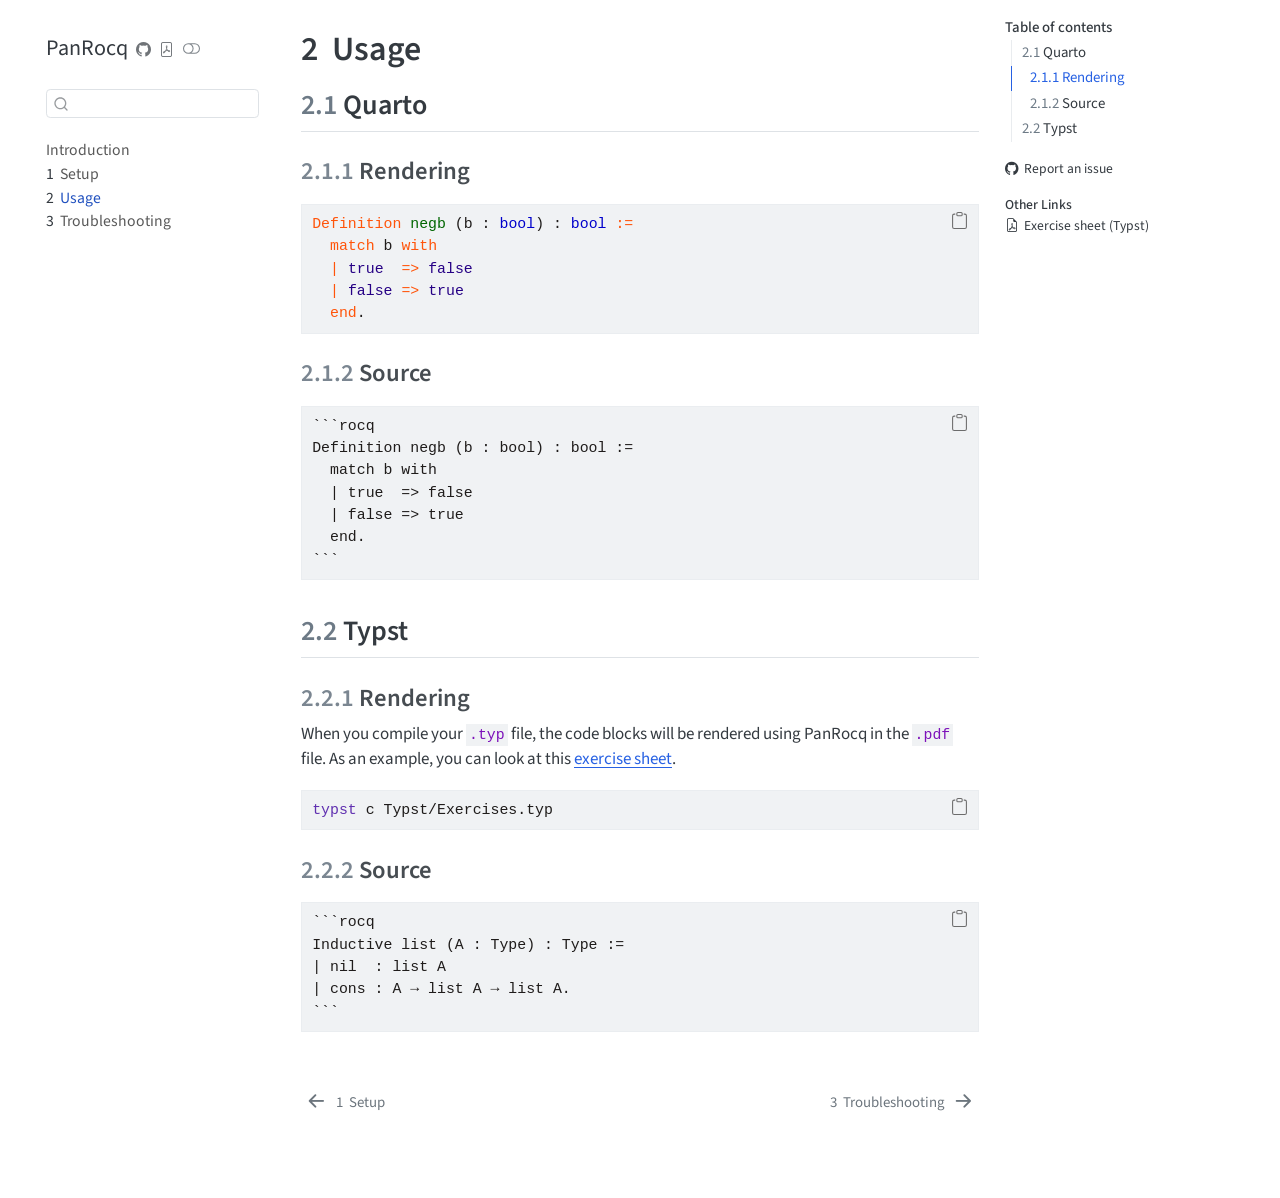
<file: Usage.html>
<!DOCTYPE html>
<html xmlns="http://www.w3.org/1999/xhtml" lang="en" xml:lang="en"><head>

<meta charset="utf-8">
<meta name="generator" content="quarto-1.10.18">

<meta name="viewport" content="width=device-width, initial-scale=1.0, user-scalable=yes">


<title>2&nbsp; Usage – PanRocq</title>
<style>
/* Default styles provided by pandoc.
** See https://pandoc.org/MANUAL.html#variables-for-html for config info.
*/
span.smallcaps{font-variant: small-caps;}
div.columns{display: flex; gap: 1.5em;}
div.column{flex: auto;}
@media screen {
div.columns{gap: min(4vw, 1.5em);}
div.column{overflow-x: auto;}
}
div.hanging-indent{margin-left: 1.5em; text-indent: -1.5em;}
ul.task-list{list-style: none;}
ul.task-list li input[type="checkbox"] {
  width: 0.8em;
  margin: 0 0.8em 0.2em -1em; /* quarto-specific, see https://github.com/quarto-dev/quarto-cli/issues/4556 */ 
  vertical-align: middle;
}
/* CSS for syntax highlighting */
html { -webkit-text-size-adjust: 100%; }
pre > code.sourceCode { white-space: pre; position: relative; }
pre > code.sourceCode > span { display: inline-block; line-height: 1.25; }
pre > code.sourceCode > span:empty { height: 1.2em; }
.sourceCode { overflow: visible; }
code.sourceCode > span { color: inherit; text-decoration: inherit; }
div.sourceCode { margin: 1em 0; }
pre.sourceCode { margin: 0; }
@media screen {
div.sourceCode { overflow: auto; }
}
@media print {
pre > code.sourceCode { white-space: pre-wrap; }
pre > code.sourceCode > span { text-indent: -5em; padding-left: 5em; }
}
pre.numberSource code
  { counter-reset: source-line 0; }
pre.numberSource code > span
  { position: relative; left: -4em; counter-increment: source-line; }
pre.numberSource code > span > a:first-child::before
  { content: counter(source-line);
    position: relative; left: -1em; text-align: right; vertical-align: baseline;
    border: none; display: inline-block;
    -webkit-touch-callout: none; -webkit-user-select: none;
    -khtml-user-select: none; -moz-user-select: none;
    -ms-user-select: none; user-select: none;
    padding: 0 4px; width: 4em;
  }
pre.numberSource { margin-left: 3em;  padding-left: 4px; }
div.sourceCode
  {   }
@media screen {
pre > code.sourceCode > span > a:first-child::before { text-decoration: underline; }
}
</style>


<script src="site_libs/quarto-nav/quarto-nav.js"></script>
<script src="site_libs/quarto-nav/headroom.min.js"></script>
<script src="site_libs/clipboard/clipboard.min.js"></script>
<script src="site_libs/quarto-search/autocomplete.umd.js"></script>
<script src="site_libs/quarto-search/fuse.min.js"></script>
<script src="site_libs/quarto-search/quarto-search.js"></script>
<meta name="quarto:offset" content="./">
<link href="./Troubleshooting.html" rel="next">
<link href="./PanRocq.html" rel="prev">
<link href="./logo.jpg" rel="icon" type="image/jpeg">
<script src="site_libs/quarto-html/quarto.js" type="module"></script>
<script src="site_libs/quarto-html/tabsets/tabsets.js" type="module"></script>
<script src="site_libs/quarto-html/popper.min.js"></script>
<script src="site_libs/quarto-html/tippy.umd.min.js"></script>
<script src="site_libs/quarto-html/anchor.min.js"></script>
<link href="site_libs/quarto-html/tippy.css" rel="stylesheet">
<link href="site_libs/quarto-html/quarto-syntax-highlighting-c398595ab8bb5dc4d2bf7c189315a0af.css" rel="stylesheet" class="quarto-color-scheme" id="quarto-text-highlighting-styles">
<link href="site_libs/quarto-html/quarto-syntax-highlighting-dark-b72877b9c956fca5e5f24631909524c2.css" rel="stylesheet" class="quarto-color-scheme quarto-color-alternate" id="quarto-text-highlighting-styles">
<link href="site_libs/quarto-html/quarto-syntax-highlighting-c398595ab8bb5dc4d2bf7c189315a0af.css" rel="stylesheet" class="quarto-color-scheme-extra" id="quarto-text-highlighting-styles">
<script src="site_libs/bootstrap/bootstrap.min.js"></script>
<link href="site_libs/bootstrap/bootstrap-icons.css" rel="stylesheet">
<link href="site_libs/bootstrap/bootstrap-5c250cb56527263a9a43d43a5df67497.min.css" rel="stylesheet" append-hash="true" class="quarto-color-scheme" id="quarto-bootstrap" data-mode="light">
<link href="site_libs/bootstrap/bootstrap-dark-c3ec3f4b6a3f684f6a747fe6580f7da5.min.css" rel="stylesheet" append-hash="true" class="quarto-color-scheme quarto-color-alternate" id="quarto-bootstrap" data-mode="dark">
<link href="site_libs/bootstrap/bootstrap-5c250cb56527263a9a43d43a5df67497.min.css" rel="stylesheet" append-hash="true" class="quarto-color-scheme-extra" id="quarto-bootstrap" data-mode="light">
<script id="quarto-search-options" type="application/json">{
  "location": "sidebar",
  "copy-button": false,
  "collapse-after": 3,
  "panel-placement": "start",
  "type": "textbox",
  "limit": 50,
  "keyboard-shortcut": [
    "f",
    "/",
    "s"
  ],
  "show-item-context": false,
  "language": {
    "search-no-results-text": "No results",
    "search-matching-documents-text": "matching documents",
    "search-copy-link-title": "Copy link to search",
    "search-hide-matches-text": "Hide additional matches",
    "search-more-match-text": "more match in this document",
    "search-more-matches-text": "more matches in this document",
    "search-clear-button-title": "Clear",
    "search-text-placeholder": "",
    "search-detached-cancel-button-title": "Cancel",
    "search-submit-button-title": "Submit",
    "search-label": "Search"
  }
}</script>


<link rel="stylesheet" href="styles.css">
</head>

<body class="nav-sidebar floating quarto-light"><script id="quarto-html-before-body" type="application/javascript">
    const toggleBodyColorMode = (bsSheetEl) => {
      const mode = bsSheetEl.getAttribute("data-mode");
      const bodyEl = window.document.querySelector("body");
      if (mode === "dark") {
        bodyEl.classList.add("quarto-dark");
        bodyEl.classList.remove("quarto-light");
      } else {
        bodyEl.classList.add("quarto-light");
        bodyEl.classList.remove("quarto-dark");
      }
    }
    const toggleBodyColorPrimary = () => {
      const bsSheetEl = window.document.querySelector("link#quarto-bootstrap:not([rel=disabled-stylesheet])");
      if (bsSheetEl) {
        toggleBodyColorMode(bsSheetEl);
      }
    }
    const setColorSchemeToggle = (alternate) => {
      const toggles = window.document.querySelectorAll('.quarto-color-scheme-toggle');
      for (let i=0; i < toggles.length; i++) {
        const toggle = toggles[i];
        if (toggle) {
          if (alternate) {
            toggle.classList.add("alternate");
          } else {
            toggle.classList.remove("alternate");
          }
        }
      }
    };
    const toggleColorMode = (alternate) => {
      // Switch the stylesheets
      const primaryStylesheets = window.document.querySelectorAll('link.quarto-color-scheme:not(.quarto-color-alternate)');
      const alternateStylesheets = window.document.querySelectorAll('link.quarto-color-scheme.quarto-color-alternate');
      manageTransitions('#quarto-margin-sidebar .nav-link', false);
      if (alternate) {
        // note: dark is layered on light, we don't disable primary!
        enableStylesheet(alternateStylesheets);
        for (const sheetNode of alternateStylesheets) {
          if (sheetNode.id === "quarto-bootstrap") {
            toggleBodyColorMode(sheetNode);
          }
        }
      } else {
        disableStylesheet(alternateStylesheets);
        enableStylesheet(primaryStylesheets)
        toggleBodyColorPrimary();
      }
      manageTransitions('#quarto-margin-sidebar .nav-link', true);
      // Switch the toggles
      setColorSchemeToggle(alternate)
      // Hack to workaround the fact that safari doesn't
      // properly recolor the scrollbar when toggling (#1455)
      if (navigator.userAgent.indexOf('Safari') > 0 && navigator.userAgent.indexOf('Chrome') == -1) {
        manageTransitions("body", false);
        window.scrollTo(0, 1);
        setTimeout(() => {
          window.scrollTo(0, 0);
          manageTransitions("body", true);
        }, 40);
      }
    }
    const disableStylesheet = (stylesheets) => {
      for (let i=0; i < stylesheets.length; i++) {
        const stylesheet = stylesheets[i];
        stylesheet.rel = 'disabled-stylesheet';
      }
    }
    const enableStylesheet = (stylesheets) => {
      for (let i=0; i < stylesheets.length; i++) {
        const stylesheet = stylesheets[i];
        if(stylesheet.rel !== 'stylesheet') { // for Chrome, which will still FOUC without this check
          stylesheet.rel = 'stylesheet';
        }
      }
    }
    const manageTransitions = (selector, allowTransitions) => {
      const els = window.document.querySelectorAll(selector);
      for (let i=0; i < els.length; i++) {
        const el = els[i];
        if (allowTransitions) {
          el.classList.remove('notransition');
        } else {
          el.classList.add('notransition');
        }
      }
    }
    const isFileUrl = () => {
      return window.location.protocol === 'file:';
    }
    const hasAlternateSentinel = () => {
      let styleSentinel = getColorSchemeSentinel();
      if (styleSentinel !== null) {
        return styleSentinel === "alternate";
      } else {
        return false;
      }
    }
    const setStyleSentinel = (alternate) => {
      const value = alternate ? "alternate" : "default";
      if (!isFileUrl()) {
        window.localStorage.setItem("quarto-color-scheme", value);
      } else {
        localAlternateSentinel = value;
      }
    }
    const getColorSchemeSentinel = () => {
      if (!isFileUrl()) {
        const storageValue = window.localStorage.getItem("quarto-color-scheme");
        return storageValue != null ? storageValue : localAlternateSentinel;
      } else {
        return localAlternateSentinel;
      }
    }
    const toggleGiscusIfUsed = (isAlternate, darkModeDefault) => {
      const baseTheme = document.querySelector('#giscus-base-theme')?.value ?? 'light';
      const alternateTheme = document.querySelector('#giscus-alt-theme')?.value ?? 'dark';
      let newTheme = '';
      if(authorPrefersDark) {
        newTheme = isAlternate ? baseTheme : alternateTheme;
      } else {
        newTheme = isAlternate ? alternateTheme : baseTheme;
      }
      const changeGiscusTheme = () => {
        // From: https://github.com/giscus/giscus/issues/336
        const sendMessage = (message) => {
          const iframe = document.querySelector('iframe.giscus-frame');
          if (!iframe) return;
          iframe.contentWindow.postMessage({ giscus: message }, 'https://giscus.app');
        }
        sendMessage({
          setConfig: {
            theme: newTheme
          }
        });
      }
      const isGiscussLoaded = window.document.querySelector('iframe.giscus-frame') !== null;
      if (isGiscussLoaded) {
        changeGiscusTheme();
      }
    };
    const authorPrefersDark = false;
    const darkModeDefault = authorPrefersDark;
      document.querySelector('link#quarto-text-highlighting-styles.quarto-color-scheme-extra').rel = 'disabled-stylesheet';
      document.querySelector('link#quarto-bootstrap.quarto-color-scheme-extra').rel = 'disabled-stylesheet';
    let localAlternateSentinel = darkModeDefault ? 'alternate' : 'default';
    // Dark / light mode switch
    window.quartoToggleColorScheme = () => {
      // Read the current dark / light value
      let toAlternate = !hasAlternateSentinel();
      toggleColorMode(toAlternate);
      setStyleSentinel(toAlternate);
      toggleGiscusIfUsed(toAlternate, darkModeDefault);
      window.dispatchEvent(new Event('resize'));
    };
    // Switch to dark mode if need be
    if (hasAlternateSentinel()) {
      toggleColorMode(true);
    } else {
      toggleColorMode(false);
    }
  </script>

<div id="quarto-search-results"></div>
  <header id="quarto-header" class="headroom fixed-top">
  <nav class="quarto-secondary-nav">
    <div class="container-fluid d-flex">
      <button type="button" class="quarto-btn-toggle btn" data-bs-toggle="collapse" role="button" data-bs-target=".quarto-sidebar-collapse-item" aria-controls="quarto-sidebar" aria-expanded="false" aria-label="Toggle sidebar navigation" onclick="if (window.quartoToggleHeadroom) { window.quartoToggleHeadroom(); }">
        <i class="bi bi-layout-text-sidebar-reverse"></i>
      </button>
        <nav class="quarto-page-breadcrumbs" aria-label="breadcrumb"><ol class="breadcrumb"><li class="breadcrumb-item"><a href="./Usage.html"><span class="chapter-number">2</span>&nbsp; <span class="chapter-title">Usage</span></a></li></ol></nav>
        <a class="flex-grow-1" role="navigation" data-bs-toggle="collapse" data-bs-target=".quarto-sidebar-collapse-item" aria-controls="quarto-sidebar" aria-expanded="false" aria-label="Toggle sidebar navigation" onclick="if (window.quartoToggleHeadroom) { window.quartoToggleHeadroom(); }">      
        </a>
      <button type="button" class="btn quarto-search-button" aria-label="Search" onclick="window.quartoOpenSearch();">
        <i class="bi bi-search"></i>
      </button>
    </div>
  </nav>
</header>
<!-- content -->
<div id="quarto-content" class="quarto-container page-columns page-rows-contents page-layout-article">
<!-- sidebar -->
  <nav id="quarto-sidebar" class="sidebar collapse collapse-horizontal quarto-sidebar-collapse-item sidebar-navigation floating overflow-auto">
    <div class="pt-lg-2 mt-2 text-left sidebar-header">
    <div class="sidebar-title mb-0 py-0">
      <a href="./">PanRocq</a> 
        <div class="sidebar-tools-main tools-wide">
    <a href="https://github.com/matematiflo/PanRocq" title="Source Code" class="quarto-navigation-tool px-1" aria-label="Source Code"><i class="bi bi-github"></i></a>
    <a href="./PanRocq.pdf" title="Download PDF" class="quarto-navigation-tool px-1" aria-label="Download PDF"><i class="bi bi-file-pdf"></i></a>
  <a href="" class="quarto-color-scheme-toggle quarto-navigation-tool  px-1" onclick="window.quartoToggleColorScheme(); return false;" title="Toggle dark mode"><i class="bi"></i></a>
</div>
    </div>
      </div>
        <div class="mt-2 flex-shrink-0 align-items-center">
        <div class="sidebar-search">
        <div id="quarto-search" class="" title="Search"></div>
        </div>
        </div>
    <div class="sidebar-menu-container"> 
    <ul class="list-unstyled mt-1">
        <li class="sidebar-item">
  <div class="sidebar-item-container"> 
  <a href="./index.html" class="sidebar-item-text sidebar-link">
 <span class="menu-text">Introduction</span></a>
  </div>
</li>
        <li class="sidebar-item">
  <div class="sidebar-item-container"> 
  <a href="./PanRocq.html" class="sidebar-item-text sidebar-link">
 <span class="menu-text"><span class="chapter-number">1</span>&nbsp; <span class="chapter-title">Setup</span></span></a>
  </div>
</li>
        <li class="sidebar-item">
  <div class="sidebar-item-container"> 
  <a href="./Usage.html" class="sidebar-item-text sidebar-link active">
 <span class="menu-text"><span class="chapter-number">2</span>&nbsp; <span class="chapter-title">Usage</span></span></a>
  </div>
</li>
        <li class="sidebar-item">
  <div class="sidebar-item-container"> 
  <a href="./Troubleshooting.html" class="sidebar-item-text sidebar-link">
 <span class="menu-text"><span class="chapter-number">3</span>&nbsp; <span class="chapter-title">Troubleshooting</span></span></a>
  </div>
</li>
    </ul>
    </div>
</nav>
<div id="quarto-sidebar-glass" class="quarto-sidebar-collapse-item" data-bs-toggle="collapse" data-bs-target=".quarto-sidebar-collapse-item"></div>
<!-- margin-sidebar -->
    <div id="quarto-margin-sidebar" class="sidebar margin-sidebar">
        <nav id="TOC" role="doc-toc" class="toc-active">
    <h2 id="toc-title">Table of contents</h2>
   
  <ul>
  <li><a href="#sec-usage-quarto" id="toc-sec-usage-quarto" class="nav-link active" data-scroll-target="#sec-usage-quarto"><span class="header-section-number">2.1</span> Quarto</a>
  <ul class="collapse">
  <li><a href="#rendering" id="toc-rendering" class="nav-link" data-scroll-target="#rendering"><span class="header-section-number">2.1.1</span> Rendering</a></li>
  <li><a href="#source" id="toc-source" class="nav-link" data-scroll-target="#source"><span class="header-section-number">2.1.2</span> Source</a></li>
  </ul></li>
  <li><a href="#sec-usage-typst" id="toc-sec-usage-typst" class="nav-link" data-scroll-target="#sec-usage-typst"><span class="header-section-number">2.2</span> Typst</a>
  <ul class="collapse">
  <li><a href="#rendering-1" id="toc-rendering-1" class="nav-link" data-scroll-target="#rendering-1"><span class="header-section-number">2.2.1</span> Rendering</a></li>
  <li><a href="#source-1" id="toc-source-1" class="nav-link" data-scroll-target="#source-1"><span class="header-section-number">2.2.2</span> Source</a></li>
  </ul></li>
  </ul>
<div class="toc-actions"><ul><li><a href="https://github.com/matematiflo/PanRocq/issues/new" class="toc-action"><i class="bi bi-github"></i>Report an issue</a></li></ul></div><div class="quarto-other-links"><h2>Other Links</h2><ul><li><a href="./Typst/Exercises.pdf"><i class="bi bi-file-earmark-pdf"></i>Exercise sheet (Typst)</a></li></ul></div></nav>
    </div>
<!-- main -->
<main class="content" id="quarto-document-content">


<header id="title-block-header" class="quarto-title-block default">
<div class="quarto-title">
<h1 class="title"><span class="chapter-number">2</span>&nbsp; <span class="chapter-title">Usage</span></h1>
</div>



<div class="quarto-title-meta">

    
  
    
  </div>
  


</header>


<section id="sec-usage-quarto" class="level2" data-number="2.1">
<h2 data-number="2.1" class="anchored" data-anchor-id="sec-usage-quarto"><span class="header-section-number">2.1</span> Quarto</h2>
<section id="rendering" class="level3" data-number="2.1.1">
<h3 data-number="2.1.1" class="anchored" data-anchor-id="rendering"><span class="header-section-number">2.1.1</span> Rendering</h3>
<div class="code-copy-outer-scaffold"><div class="sourceCode" id="cb1"><pre class="sourceCode rocq code-with-copy"><code class="sourceCode panrocq"><span id="cb1-1"><a href="#cb1-1" aria-hidden="true" tabindex="-1"></a><span class="kw">Definition</span> <span class="fu">negb</span> (b : <span class="dt">bool</span>) : <span class="dt">bool</span> <span class="op">:=</span></span>
<span id="cb1-2"><a href="#cb1-2" aria-hidden="true" tabindex="-1"></a>  <span class="cf">match</span> b <span class="cf">with</span></span>
<span id="cb1-3"><a href="#cb1-3" aria-hidden="true" tabindex="-1"></a>  <span class="op">|</span> <span class="cn">true</span>  <span class="op">=&gt;</span> <span class="cn">false</span></span>
<span id="cb1-4"><a href="#cb1-4" aria-hidden="true" tabindex="-1"></a>  <span class="op">|</span> <span class="cn">false</span> <span class="op">=&gt;</span> <span class="cn">true</span></span>
<span id="cb1-5"><a href="#cb1-5" aria-hidden="true" tabindex="-1"></a>  <span class="cf">end</span>.</span></code></pre></div><button title="Copy to Clipboard" class="code-copy-button"><i class="bi"></i></button></div>
</section>
<section id="source" class="level3" data-number="2.1.2">
<h3 data-number="2.1.2" class="anchored" data-anchor-id="source"><span class="header-section-number">2.1.2</span> Source</h3>
<div class="code-copy-outer-scaffold"><div class="sourceCode" id="cb2"><pre class="sourceCode default code-with-copy"><code class="sourceCode default"><span id="cb2-1"><a href="#cb2-1" aria-hidden="true" tabindex="-1"></a>```rocq</span>
<span id="cb2-2"><a href="#cb2-2" aria-hidden="true" tabindex="-1"></a>Definition negb (b : bool) : bool :=</span>
<span id="cb2-3"><a href="#cb2-3" aria-hidden="true" tabindex="-1"></a>  match b with</span>
<span id="cb2-4"><a href="#cb2-4" aria-hidden="true" tabindex="-1"></a>  | true  =&gt; false</span>
<span id="cb2-5"><a href="#cb2-5" aria-hidden="true" tabindex="-1"></a>  | false =&gt; true</span>
<span id="cb2-6"><a href="#cb2-6" aria-hidden="true" tabindex="-1"></a>  end.</span>
<span id="cb2-7"><a href="#cb2-7" aria-hidden="true" tabindex="-1"></a>```</span></code></pre></div><button title="Copy to Clipboard" class="code-copy-button"><i class="bi"></i></button></div>
</section>
</section>
<section id="sec-usage-typst" class="level2" data-number="2.2">
<h2 data-number="2.2" class="anchored" data-anchor-id="sec-usage-typst"><span class="header-section-number">2.2</span> Typst</h2>
<section id="rendering-1" class="level3" data-number="2.2.1">
<h3 data-number="2.2.1" class="anchored" data-anchor-id="rendering-1"><span class="header-section-number">2.2.1</span> Rendering</h3>
<p>When you compile your <code>.typ</code> file, the code blocks will be rendered using PanRocq in the <code>.pdf</code> file. As an example, you can look at this <a href="https://matematiflo.github.io/PanRocq/Typst/Exercises.pdf">exercise sheet</a>.</p>
<div class="code-copy-outer-scaffold"><div class="sourceCode" id="cb3"><pre class="sourceCode bash code-with-copy"><code class="sourceCode bash"><span id="cb3-1"><a href="#cb3-1" aria-hidden="true" tabindex="-1"></a><span class="ex">typst</span> c Typst/Exercises.typ</span></code></pre></div><button title="Copy to Clipboard" class="code-copy-button"><i class="bi"></i></button></div>
</section>
<section id="source-1" class="level3" data-number="2.2.2">
<h3 data-number="2.2.2" class="anchored" data-anchor-id="source-1"><span class="header-section-number">2.2.2</span> Source</h3>
<div class="code-copy-outer-scaffold"><div class="sourceCode" id="cb4"><pre class="sourceCode default code-with-copy"><code class="sourceCode default"><span id="cb4-1"><a href="#cb4-1" aria-hidden="true" tabindex="-1"></a>```rocq</span>
<span id="cb4-2"><a href="#cb4-2" aria-hidden="true" tabindex="-1"></a>Inductive list (A : Type) : Type :=</span>
<span id="cb4-3"><a href="#cb4-3" aria-hidden="true" tabindex="-1"></a>| nil  : list A</span>
<span id="cb4-4"><a href="#cb4-4" aria-hidden="true" tabindex="-1"></a>| cons : A → list A → list A.</span>
<span id="cb4-5"><a href="#cb4-5" aria-hidden="true" tabindex="-1"></a>```</span></code></pre></div><button title="Copy to Clipboard" class="code-copy-button"><i class="bi"></i></button></div>


</section>
</section>

</main> <!-- /main -->
<script id="quarto-html-after-body" type="application/javascript">
  window.document.addEventListener("DOMContentLoaded", function (event) {
    // Ensure there is a toggle, if there isn't float one in the top right
    if (window.document.querySelector('.quarto-color-scheme-toggle') === null) {
      const a = window.document.createElement('a');
      a.classList.add('top-right');
      a.classList.add('quarto-color-scheme-toggle');
      a.href = "";
      a.onclick = function() { try { window.quartoToggleColorScheme(); } catch {} return false; };
      const i = window.document.createElement("i");
      i.classList.add('bi');
      a.appendChild(i);
      window.document.body.appendChild(a);
    }
    setColorSchemeToggle(hasAlternateSentinel())
    const icon = "";
    const anchorJS = new window.AnchorJS();
    anchorJS.options = {
      placement: 'right',
      icon: icon
    };
    anchorJS.add('.anchored');
    const isCodeAnnotation = (el) => {
      for (const clz of el.classList) {
        if (clz.startsWith('code-annotation-')) {                     
          return true;
        }
      }
      return false;
    }
    const onCopySuccess = function(e) {
      // button target
      const button = e.trigger;
      // don't keep focus
      button.blur();
      // flash "checked"
      button.classList.add('code-copy-button-checked');
      var currentTitle = button.getAttribute("title");
      button.setAttribute("title", "Copied!");
      let tooltip;
      if (window.bootstrap) {
        button.setAttribute("data-bs-toggle", "tooltip");
        button.setAttribute("data-bs-placement", "left");
        button.setAttribute("data-bs-title", "Copied!");
        tooltip = new bootstrap.Tooltip(button, 
          { trigger: "manual", 
            customClass: "code-copy-button-tooltip",
            offset: [0, -8]});
        tooltip.show();    
      }
      setTimeout(function() {
        if (tooltip) {
          tooltip.hide();
          button.removeAttribute("data-bs-title");
          button.removeAttribute("data-bs-toggle");
          button.removeAttribute("data-bs-placement");
        }
        button.setAttribute("title", currentTitle);
        button.classList.remove('code-copy-button-checked');
      }, 1000);
      // clear code selection
      e.clearSelection();
    }
    const getTextToCopy = function(trigger) {
      const outerScaffold = trigger.parentElement.cloneNode(true);
      const codeEl = outerScaffold.querySelector('code');
      for (const childEl of codeEl.children) {
        if (isCodeAnnotation(childEl)) {
          childEl.remove();
        }
      }
      return codeEl.innerText;
    }
    const clipboard = new window.ClipboardJS('.code-copy-button:not([data-in-quarto-modal])', {
      text: getTextToCopy
    });
    clipboard.on('success', onCopySuccess);
    if (window.document.getElementById('quarto-embedded-source-code-modal')) {
      const clipboardModal = new window.ClipboardJS('.code-copy-button[data-in-quarto-modal]', {
        text: getTextToCopy,
        container: window.document.getElementById('quarto-embedded-source-code-modal')
      });
      clipboardModal.on('success', onCopySuccess);
    }
      var localhostRegex = new RegExp(/^(?:http|https):\/\/localhost\:?[0-9]*\//);
      var mailtoRegex = new RegExp(/^mailto:/);
        var filterRegex = new RegExp("https:\/\/matematiflo\.github\.io\/PanRocq");
      var isInternal = (href) => {
          return filterRegex.test(href) || localhostRegex.test(href) || mailtoRegex.test(href);
      }
      // Inspect non-navigation links and adorn them if external
     var links = window.document.querySelectorAll('a[href]:not(.nav-link):not(.navbar-brand):not(.toc-action):not(.sidebar-link):not(.sidebar-item-toggle):not(.pagination-link):not(.no-external):not([aria-hidden]):not(.dropdown-item):not(.quarto-navigation-tool):not(.about-link)');
      for (var i=0; i<links.length; i++) {
        const link = links[i];
        if (!isInternal(link.href)) {
          // undo the damage that might have been done by quarto-nav.js in the case of
          // links that we want to consider external
          if (link.dataset.originalHref !== undefined) {
            link.href = link.dataset.originalHref;
          }
        }
      }
    function tippyHover(el, contentFn, onTriggerFn, onUntriggerFn) {
      const config = {
        allowHTML: true,
        maxWidth: 500,
        delay: 100,
        arrow: false,
        appendTo: function(el) {
            return el.parentElement;
        },
        interactive: true,
        interactiveBorder: 10,
        theme: 'quarto',
        placement: 'bottom-start',
      };
      if (contentFn) {
        config.content = contentFn;
      }
      if (onTriggerFn) {
        config.onTrigger = onTriggerFn;
      }
      if (onUntriggerFn) {
        config.onUntrigger = onUntriggerFn;
      }
      window.tippy(el, config); 
    }
    const noterefs = window.document.querySelectorAll('a[role="doc-noteref"]');
    for (var i=0; i<noterefs.length; i++) {
      const ref = noterefs[i];
      tippyHover(ref, function() {
        // use id or data attribute instead here
        let href = ref.getAttribute('data-footnote-href') || ref.getAttribute('href');
        try { href = new URL(href).hash; } catch {}
        const id = href.replace(/^#\/?/, "");
        const note = window.document.getElementById(id);
        if (note) {
          return note.innerHTML;
        } else {
          return "";
        }
      });
    }
    const xrefs = window.document.querySelectorAll('a.quarto-xref');
    const processXRef = (id, note) => {
      // Strip column container classes
      const stripColumnClz = (el) => {
        el.classList.remove("page-full", "page-columns");
        if (el.children) {
          for (const child of el.children) {
            stripColumnClz(child);
          }
        }
      }
      stripColumnClz(note)
      if (id === null || id.startsWith('sec-')) {
        // Special case sections, only their first couple elements
        const container = document.createElement("div");
        if (note.children && note.children.length > 2) {
          container.appendChild(note.children[0].cloneNode(true));
          for (let i = 1; i < note.children.length; i++) {
            const child = note.children[i];
            if (child.tagName === "P" && child.innerText === "") {
              continue;
            } else {
              container.appendChild(child.cloneNode(true));
              break;
            }
          }
          if (window.Quarto?.typesetMath) {
            window.Quarto.typesetMath(container);
          }
          return container.innerHTML
        } else {
          if (window.Quarto?.typesetMath) {
            window.Quarto.typesetMath(note);
          }
          return note.innerHTML;
        }
      } else {
        // Remove any anchor links if they are present
        const anchorLink = note.querySelector('a.anchorjs-link');
        if (anchorLink) {
          anchorLink.remove();
        }
        if (window.Quarto?.typesetMath) {
          window.Quarto.typesetMath(note);
        }
        if (note.classList.contains("callout")) {
          return note.outerHTML;
        } else {
          return note.innerHTML;
        }
      }
    }
    for (var i=0; i<xrefs.length; i++) {
      const xref = xrefs[i];
      tippyHover(xref, undefined, function(instance) {
        instance.disable();
        let url = xref.getAttribute('href');
        let hash = undefined; 
        if (url.startsWith('#')) {
          hash = url;
        } else {
          try { hash = new URL(url).hash; } catch {}
        }
        if (hash) {
          const id = hash.replace(/^#\/?/, "");
          const note = window.document.getElementById(id);
          if (note !== null) {
            try {
              const html = processXRef(id, note.cloneNode(true));
              instance.setContent(html);
            } finally {
              instance.enable();
              instance.show();
            }
          } else {
            // See if we can fetch this
            fetch(url.split('#')[0])
            .then(res => res.text())
            .then(html => {
              const parser = new DOMParser();
              const htmlDoc = parser.parseFromString(html, "text/html");
              const note = htmlDoc.getElementById(id);
              if (note !== null) {
                const html = processXRef(id, note);
                instance.setContent(html);
              } 
            }).finally(() => {
              instance.enable();
              instance.show();
            });
          }
        } else {
          // See if we can fetch a full url (with no hash to target)
          // This is a special case and we should probably do some content thinning / targeting
          fetch(url)
          .then(res => res.text())
          .then(html => {
            const parser = new DOMParser();
            const htmlDoc = parser.parseFromString(html, "text/html");
            const note = htmlDoc.querySelector('main.content');
            if (note !== null) {
              // This should only happen for chapter cross references
              // (since there is no id in the URL)
              // remove the first header
              if (note.children.length > 0 && note.children[0].tagName === "HEADER") {
                note.children[0].remove();
              }
              const html = processXRef(null, note);
              instance.setContent(html);
            } 
          }).finally(() => {
            instance.enable();
            instance.show();
          });
        }
      }, function(instance) {
      });
    }
        let selectedAnnoteEl;
        const selectorForAnnotation = ( cell, annotation) => {
          let cellAttr = 'data-code-cell="' + cell + '"';
          let lineAttr = 'data-code-annotation="' +  annotation + '"';
          const selector = 'span[' + cellAttr + '][' + lineAttr + ']';
          return selector;
        }
        const selectCodeLines = (annoteEl) => {
          const doc = window.document;
          const targetCell = annoteEl.getAttribute("data-target-cell");
          const targetAnnotation = annoteEl.getAttribute("data-target-annotation");
          const annoteSpan = window.document.querySelector(selectorForAnnotation(targetCell, targetAnnotation));
          const lines = annoteSpan.getAttribute("data-code-lines").split(",");
          const lineIds = lines.map((line) => {
            return targetCell + "-" + line;
          })
          let top = null;
          let height = null;
          let parent = null;
          if (lineIds.length > 0) {
              //compute the position of the single el (top and bottom and make a div)
              const el = window.document.getElementById(lineIds[0]);
              top = el.offsetTop;
              height = el.offsetHeight;
              parent = el.parentElement.parentElement;
            if (lineIds.length > 1) {
              const lastEl = window.document.getElementById(lineIds[lineIds.length - 1]);
              const bottom = lastEl.offsetTop + lastEl.offsetHeight;
              height = bottom - top;
            }
            if (top !== null && height !== null && parent !== null) {
              // cook up a div (if necessary) and position it 
              let div = window.document.getElementById("code-annotation-line-highlight");
              if (div === null) {
                div = window.document.createElement("div");
                div.setAttribute("id", "code-annotation-line-highlight");
                div.style.position = 'absolute';
                parent.appendChild(div);
              }
              div.style.top = top - 2 + "px";
              div.style.height = height + 4 + "px";
              div.style.left = 0;
              let gutterDiv = window.document.getElementById("code-annotation-line-highlight-gutter");
              if (gutterDiv === null) {
                gutterDiv = window.document.createElement("div");
                gutterDiv.setAttribute("id", "code-annotation-line-highlight-gutter");
                gutterDiv.style.position = 'absolute';
                const codeCell = window.document.getElementById(targetCell);
                const gutter = codeCell.querySelector('.code-annotation-gutter');
                gutter.appendChild(gutterDiv);
              }
              gutterDiv.style.top = top - 2 + "px";
              gutterDiv.style.height = height + 4 + "px";
            }
            selectedAnnoteEl = annoteEl;
          }
        };
        const unselectCodeLines = () => {
          const elementsIds = ["code-annotation-line-highlight", "code-annotation-line-highlight-gutter"];
          elementsIds.forEach((elId) => {
            const div = window.document.getElementById(elId);
            if (div) {
              div.remove();
            }
          });
          selectedAnnoteEl = undefined;
        };
          // Handle positioning of the toggle
      window.addEventListener(
        "resize",
        throttle(() => {
          elRect = undefined;
          if (selectedAnnoteEl) {
            selectCodeLines(selectedAnnoteEl);
          }
        }, 10)
      );
      function throttle(fn, ms) {
      let throttle = false;
      let timer;
        return (...args) => {
          if(!throttle) { // first call gets through
              fn.apply(this, args);
              throttle = true;
          } else { // all the others get throttled
              if(timer) clearTimeout(timer); // cancel #2
              timer = setTimeout(() => {
                fn.apply(this, args);
                timer = throttle = false;
              }, ms);
          }
        };
      }
        // Attach click handler to the DT
        const annoteDls = window.document.querySelectorAll('dt[data-target-cell]');
        for (const annoteDlNode of annoteDls) {
          annoteDlNode.addEventListener('click', (event) => {
            const clickedEl = event.target;
            if (clickedEl !== selectedAnnoteEl) {
              unselectCodeLines();
              const activeEl = window.document.querySelector('dt[data-target-cell].code-annotation-active');
              if (activeEl) {
                activeEl.classList.remove('code-annotation-active');
              }
              selectCodeLines(clickedEl);
              clickedEl.classList.add('code-annotation-active');
            } else {
              // Unselect the line
              unselectCodeLines();
              clickedEl.classList.remove('code-annotation-active');
            }
          });
        }
    const findCites = (el) => {
      const parentEl = el.parentElement;
      if (parentEl) {
        const cites = parentEl.dataset.cites;
        if (cites) {
          return {
            el,
            cites: cites.split(' ')
          };
        } else {
          return findCites(el.parentElement)
        }
      } else {
        return undefined;
      }
    };
    var bibliorefs = window.document.querySelectorAll('a[role="doc-biblioref"]');
    for (var i=0; i<bibliorefs.length; i++) {
      const ref = bibliorefs[i];
      const citeInfo = findCites(ref);
      if (citeInfo) {
        tippyHover(citeInfo.el, function() {
          var popup = window.document.createElement('div');
          citeInfo.cites.forEach(function(cite) {
            var citeDiv = window.document.createElement('div');
            citeDiv.classList.add('hanging-indent');
            citeDiv.classList.add('csl-entry');
            var biblioDiv = window.document.getElementById('ref-' + cite);
            if (biblioDiv) {
              citeDiv.innerHTML = biblioDiv.innerHTML;
            }
            popup.appendChild(citeDiv);
          });
          return popup.innerHTML;
        });
      }
    }
  });
  </script>
<nav class="page-navigation">
  <div class="nav-page nav-page-previous">
      <a href="./PanRocq.html" class="pagination-link" aria-label="Setup">
        <i class="bi bi-arrow-left-short"></i> <span class="nav-page-text"><span class="chapter-number">1</span>&nbsp; <span class="chapter-title">Setup</span></span>
      </a>          
  </div>
  <div class="nav-page nav-page-next">
      <a href="./Troubleshooting.html" class="pagination-link" aria-label="Troubleshooting">
        <span class="nav-page-text"><span class="chapter-number">3</span>&nbsp; <span class="chapter-title">Troubleshooting</span></span> <i class="bi bi-arrow-right-short"></i>
      </a>
  </div>
</nav>
</div> <!-- /content -->




<footer class="footer"><div class="nav-footer"><div class="nav-footer-center"><div class="toc-actions d-sm-block d-md-none"><ul><li><a href="https://github.com/matematiflo/PanRocq/issues/new" class="toc-action"><i class="bi bi-github"></i>Report an issue</a></li></ul></div></div></div></footer></body></html>
</file>
<file: site_libs/quarto-html/tippy.css>
.tippy-box[data-animation=fade][data-state=hidden]{opacity:0}[data-tippy-root]{max-width:calc(100vw - 10px)}.tippy-box{position:relative;background-color:#333;color:#fff;border-radius:4px;font-size:14px;line-height:1.4;white-space:normal;outline:0;transition-property:transform,visibility,opacity}.tippy-box[data-placement^=top]>.tippy-arrow{bottom:0}.tippy-box[data-placement^=top]>.tippy-arrow:before{bottom:-7px;left:0;border-width:8px 8px 0;border-top-color:initial;transform-origin:center top}.tippy-box[data-placement^=bottom]>.tippy-arrow{top:0}.tippy-box[data-placement^=bottom]>.tippy-arrow:before{top:-7px;left:0;border-width:0 8px 8px;border-bottom-color:initial;transform-origin:center bottom}.tippy-box[data-placement^=left]>.tippy-arrow{right:0}.tippy-box[data-placement^=left]>.tippy-arrow:before{border-width:8px 0 8px 8px;border-left-color:initial;right:-7px;transform-origin:center left}.tippy-box[data-placement^=right]>.tippy-arrow{left:0}.tippy-box[data-placement^=right]>.tippy-arrow:before{left:-7px;border-width:8px 8px 8px 0;border-right-color:initial;transform-origin:center right}.tippy-box[data-inertia][data-state=visible]{transition-timing-function:cubic-bezier(.54,1.5,.38,1.11)}.tippy-arrow{width:16px;height:16px;color:#333}.tippy-arrow:before{content:"";position:absolute;border-color:transparent;border-style:solid}.tippy-content{position:relative;padding:5px 9px;z-index:1}
</file>
<file: site_libs/quarto-html/quarto-syntax-highlighting-c398595ab8bb5dc4d2bf7c189315a0af.css>
/* quarto syntax highlight colors */
:root {
  --quarto-hl-kw-color: #FF540A;
  --quarto-hl-cf-color: #FF540A;
  --quarto-hl-op-color: #FF540A;
  --quarto-hl-im-color: #FF540A;
  --quarto-hl-pp-color: #FF540A;
  --quarto-hl-dt-color: #0000cc;
  --quarto-hl-fu-color: #006600;
  --quarto-hl-bu-color: #8B6000;
  --quarto-hl-cn-color: #260085;
  --quarto-hl-an-color: #cc0000;
  --quarto-hl-va-color: #1f1c1b;
  --quarto-hl-st-color: #1f1c1b;
  --quarto-hl-vs-color: #1f1c1b;
  --quarto-hl-ss-color: #1f1c1b;
  --quarto-hl-sc-color: #007A6A;
  --quarto-hl-co-color: #6C6C6C;
  --quarto-hl-do-color: #6C6C6C;
  --quarto-hl-cv-color: #6C6C6C;
  --quarto-hl-dv-color: #260085;
  --quarto-hl-bn-color: #260085;
  --quarto-hl-fl-color: #260085;
  --quarto-hl-ch-color: #260085;
  --quarto-hl-at-color: #555555;
  --quarto-hl-ot-color: #1f1c1b;
  --quarto-hl-al-color: #cc0000;
  --quarto-hl-er-color: #cc0000;
  --quarto-hl-wa-color: #8B5E00;
  --quarto-hl-in-color: #006B80;
  --quarto-hl-ex-color: #6030B0;
}

/* other quarto variables */
:root {
  --quarto-font-monospace: SFMono-Regular, Menlo, Monaco, Consolas, "Liberation Mono", "Courier New", monospace;
}

/* syntax highlight based on Pandoc's rules */
pre > code.sourceCode > span {
  color: #1f1c1b;
  font-style: inherit;
}

code.sourceCode > span {
  color: #1f1c1b;
  font-style: inherit;
}

div.sourceCode,
div.sourceCode pre.sourceCode {
  color: #1f1c1b;
  font-style: inherit;
}

/* Normal */
code span {
  color: #1f1c1b;
  font-style: inherit;
}

/* Alert */
code span.al {
  color: #cc0000;
  font-style: inherit;
}

/* Annotation */
code span.an {
  color: #cc0000;
  font-style: italic;
}

/* Attribute */
code span.at {
  color: #555555;
  font-style: inherit;
}

/* BaseN */
code span.bn {
  color: #260085;
  font-style: inherit;
}

/* BuiltIn */
code span.bu {
  color: #8B6000;
  font-style: inherit;
}

/* ControlFlow */
code span.cf {
  color: #FF540A;
  font-style: inherit;
}

/* Char */
code span.ch {
  color: #260085;
  font-style: inherit;
}

/* Constant */
code span.cn {
  color: #260085;
  font-style: inherit;
}

/* Comment */
code span.co {
  color: #6C6C6C;
  font-style: italic;
}

/* CommentVar */
code span.cv {
  color: #6C6C6C;
  font-style: italic;
}

/* Documentation */
code span.do {
  color: #6C6C6C;
  font-style: italic;
}

/* DataType */
code span.dt {
  color: #0000cc;
  font-style: inherit;
}

/* DecVal */
code span.dv {
  color: #260085;
  font-style: inherit;
}

/* Error */
code span.er {
  color: #cc0000;
  font-style: inherit;
}

/* Extension */
code span.ex {
  color: #6030B0;
  font-style: inherit;
}

/* Float */
code span.fl {
  color: #260085;
  font-style: inherit;
}

/* Function */
code span.fu {
  color: #006600;
  font-style: inherit;
}

/* Import */
code span.im {
  color: #FF540A;
  font-style: inherit;
}

/* Information */
code span.in {
  color: #006B80;
  font-style: inherit;
}

/* Keyword */
code span.kw {
  color: #FF540A;
  font-style: inherit;
}

/* Operator */
code span.op {
  color: #FF540A;
  font-style: inherit;
}

/* Other */
code span.ot {
  color: #1f1c1b;
  font-style: inherit;
}

/* Preprocessor */
code span.pp {
  color: #FF540A;
  font-style: inherit;
}

/* SpecialChar */
code span.sc {
  color: #007A6A;
  font-style: inherit;
}

/* SpecialString */
code span.ss {
  color: #1f1c1b;
  font-style: inherit;
}

/* String */
code span.st {
  color: #1f1c1b;
  font-style: inherit;
}

/* Variable */
code span.va {
  color: #1f1c1b;
  font-style: inherit;
}

/* VerbatimString */
code span.vs {
  color: #1f1c1b;
  font-style: inherit;
}

/* Warning */
code span.wa {
  color: #8B5E00;
  font-style: inherit;
}

.prevent-inlining {
  content: "</";
}

/*# sourceMappingURL=44371a4d8f7e062226775371bec985d5.css.map */
</file>
<file: site_libs/quarto-html/quarto-syntax-highlighting-dark-b72877b9c956fca5e5f24631909524c2.css>
/* quarto syntax highlight colors */
:root {
  --quarto-hl-kw-color: #cb4b16;
  --quarto-hl-cf-color: #cb4b16;
  --quarto-hl-op-color: #cb4b16;
  --quarto-hl-im-color: #cb4b16;
  --quarto-hl-pp-color: #cb4b16;
  --quarto-hl-dt-color: #268bd2;
  --quarto-hl-fu-color: #859900;
  --quarto-hl-bu-color: #b58900;
  --quarto-hl-cn-color: #6c71c4;
  --quarto-hl-an-color: #dc322f;
  --quarto-hl-va-color: #93a1a1;
  --quarto-hl-st-color: #2aa198;
  --quarto-hl-vs-color: #2aa198;
  --quarto-hl-ss-color: #2aa198;
  --quarto-hl-sc-color: #2aa198;
  --quarto-hl-co-color: #586e75;
  --quarto-hl-do-color: #586e75;
  --quarto-hl-cv-color: #657b83;
  --quarto-hl-dv-color: #6c71c4;
  --quarto-hl-bn-color: #6c71c4;
  --quarto-hl-fl-color: #6c71c4;
  --quarto-hl-ch-color: #6c71c4;
  --quarto-hl-at-color: #93a1a1;
  --quarto-hl-ot-color: #839496;
  --quarto-hl-al-color: #dc322f;
  --quarto-hl-er-color: #dc322f;
  --quarto-hl-wa-color: #b58900;
  --quarto-hl-in-color: #2aa198;
  --quarto-hl-ex-color: #d33682;
}

/* other quarto variables */
:root {
  --quarto-font-monospace: SFMono-Regular, Menlo, Monaco, Consolas, "Liberation Mono", "Courier New", monospace;
}

/* syntax highlight based on Pandoc's rules */
pre > code.sourceCode > span {
  color: #839496;
  font-style: inherit;
}

code.sourceCode > span {
  color: #839496;
  font-style: inherit;
}

div.sourceCode,
div.sourceCode pre.sourceCode {
  color: #839496;
  font-style: inherit;
}

/* Normal */
code span {
  color: #839496;
  font-style: inherit;
}

/* Alert */
code span.al {
  color: #dc322f;
  font-style: inherit;
}

/* Annotation */
code span.an {
  color: #dc322f;
  font-style: italic;
}

/* Attribute */
code span.at {
  color: #93a1a1;
  font-style: inherit;
}

/* BaseN */
code span.bn {
  color: #6c71c4;
  font-style: inherit;
}

/* BuiltIn */
code span.bu {
  color: #b58900;
  font-style: inherit;
}

/* ControlFlow */
code span.cf {
  color: #cb4b16;
  font-style: inherit;
}

/* Char */
code span.ch {
  color: #6c71c4;
  font-style: inherit;
}

/* Constant */
code span.cn {
  color: #6c71c4;
  font-style: inherit;
}

/* Comment */
code span.co {
  color: #586e75;
  font-style: italic;
}

/* CommentVar */
code span.cv {
  color: #657b83;
  font-style: italic;
}

/* Documentation */
code span.do {
  color: #586e75;
  font-style: italic;
}

/* DataType */
code span.dt {
  color: #268bd2;
  font-style: inherit;
}

/* DecVal */
code span.dv {
  color: #6c71c4;
  font-style: inherit;
}

/* Error */
code span.er {
  color: #dc322f;
  font-style: inherit;
}

/* Extension */
code span.ex {
  color: #d33682;
  font-style: inherit;
}

/* Float */
code span.fl {
  color: #6c71c4;
  font-style: inherit;
}

/* Function */
code span.fu {
  color: #859900;
  font-style: inherit;
}

/* Import */
code span.im {
  color: #cb4b16;
  font-style: inherit;
}

/* Information */
code span.in {
  color: #2aa198;
  font-style: inherit;
}

/* Keyword */
code span.kw {
  color: #cb4b16;
  font-style: inherit;
}

/* Operator */
code span.op {
  color: #cb4b16;
  font-style: inherit;
}

/* Other */
code span.ot {
  color: #839496;
  font-style: inherit;
}

/* Preprocessor */
code span.pp {
  color: #cb4b16;
  font-style: inherit;
}

/* SpecialChar */
code span.sc {
  color: #2aa198;
  font-style: inherit;
}

/* SpecialString */
code span.ss {
  color: #2aa198;
  font-style: inherit;
}

/* String */
code span.st {
  color: #2aa198;
  font-style: inherit;
}

/* Variable */
code span.va {
  color: #93a1a1;
  font-style: inherit;
}

/* VerbatimString */
code span.vs {
  color: #2aa198;
  font-style: inherit;
}

/* Warning */
code span.wa {
  color: #b58900;
  font-style: inherit;
}

.prevent-inlining {
  content: "</";
}

/*# sourceMappingURL=30415f1ecf83d7932a1c8d4b99509693.css.map */
</file>
<file: styles.css>
/* Custom scrollbars for scrollable code blocks */
.sourceCode pre,
div.sourceCode {
  scrollbar-width: thin;
  scrollbar-color: rgba(128, 128, 128, 0.3) transparent;
}

.sourceCode pre::-webkit-scrollbar,
div.sourceCode::-webkit-scrollbar {
  height: 6px;
}

.sourceCode pre::-webkit-scrollbar-track,
div.sourceCode::-webkit-scrollbar-track {
  background: transparent;
}

.sourceCode pre::-webkit-scrollbar-thumb,
div.sourceCode::-webkit-scrollbar-thumb {
  background-color: rgba(128, 128, 128, 0.3);
  border-radius: 3px;
}

.sourceCode pre::-webkit-scrollbar-thumb:hover,
div.sourceCode::-webkit-scrollbar-thumb:hover {
  background-color: rgba(128, 128, 128, 0.6);
}
</file>
